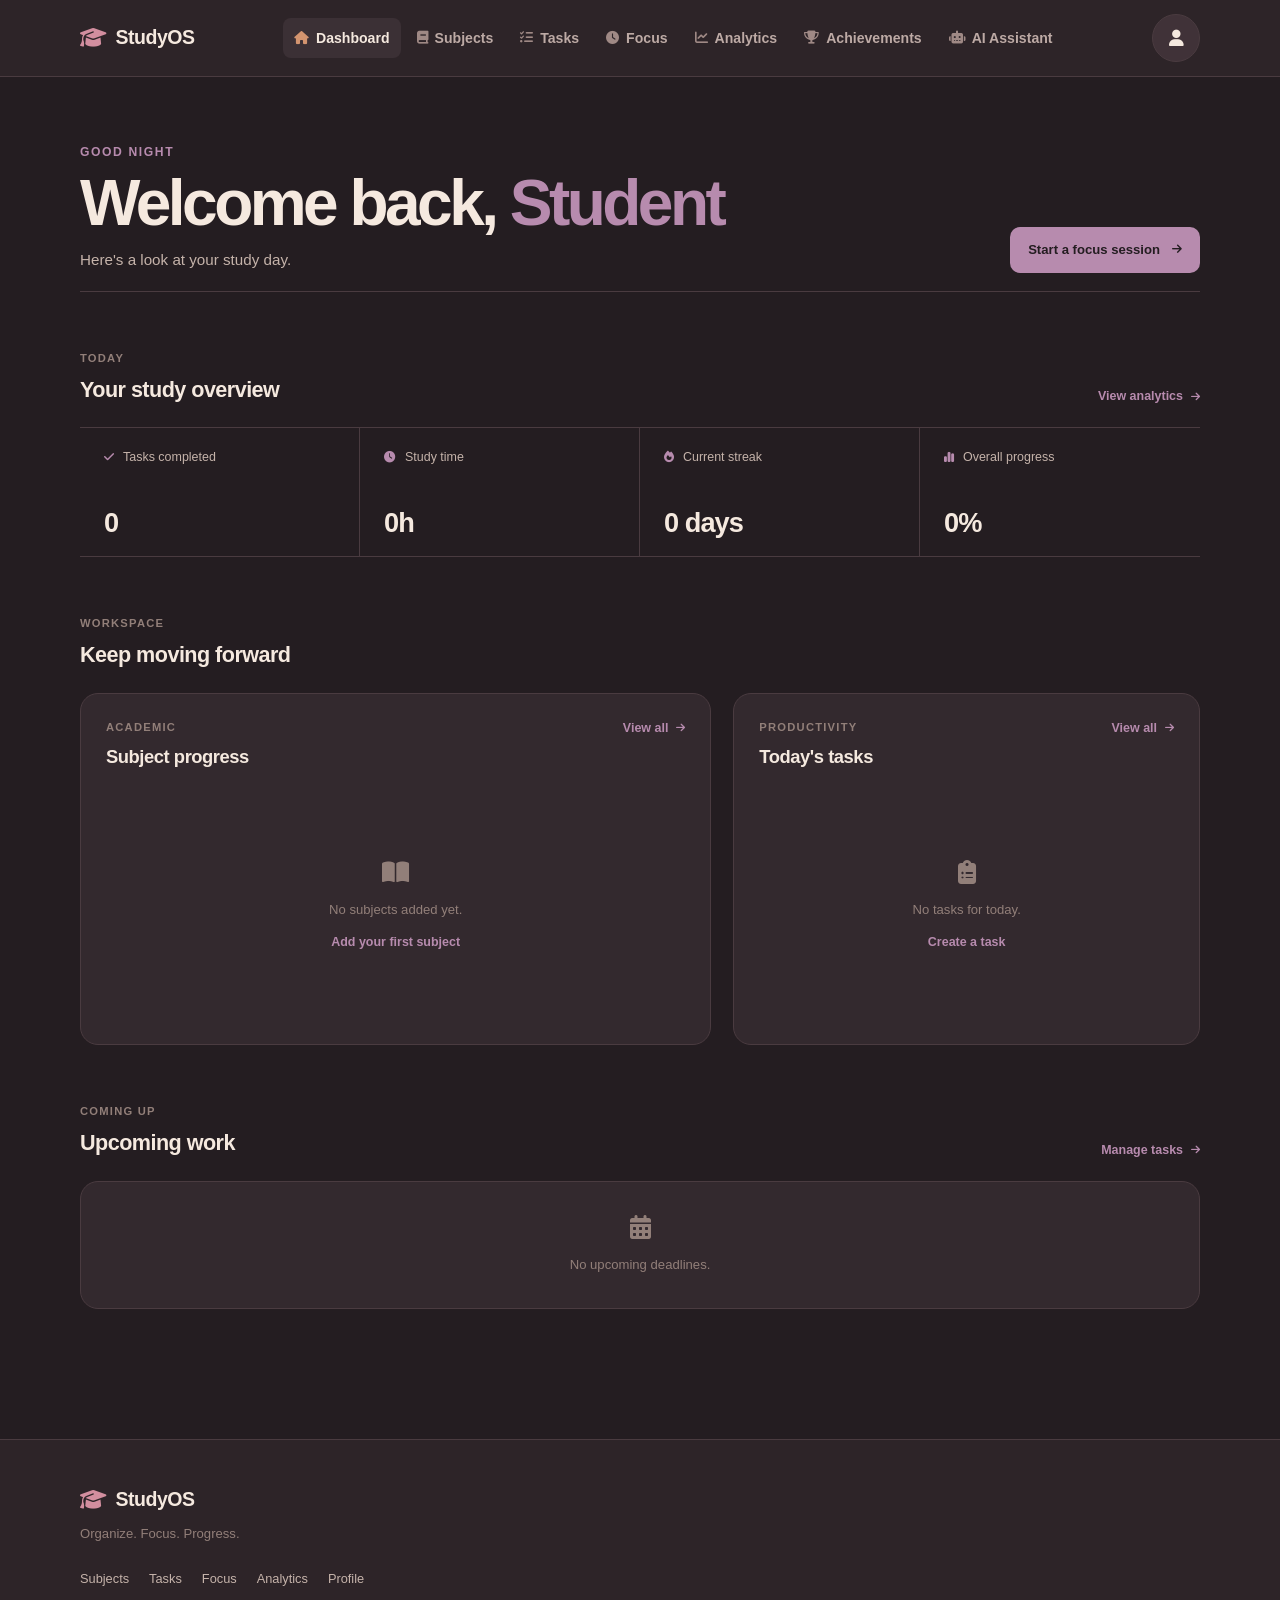
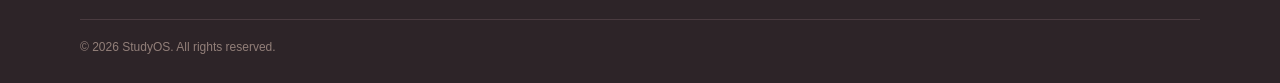
<file: index.html>
<!DOCTYPE html>
<html lang="en">

<head>
    <meta charset="UTF-8">
    <meta name="viewport" content="width=device-width, initial-scale=1.0">
    <meta name="description" content="StudyOS - A student academic management and productivity platform">
    <title>StudyOS | Dashboard</title>

    <link
        rel="stylesheet"
        href="https://cdnjs.cloudflare.com/ajax/libs/font-awesome/6.7.2/css/all.min.css">

    <link rel="stylesheet" href="common.css">
    <link rel="stylesheet" href="dashboard.css">
</head>

<body>

    <header class="header">
        <div class="header-container">

            <button class="logo logo-menu-trigger" id="logo-menu-trigger" type="button">
                <i class="fa-solid fa-graduation-cap"></i>
                <span>StudyOS</span>
            </button>

            <nav class="navbar">
                <a href="index.html" class="nav-link active">
                    <i class="fa-solid fa-house"></i>
                    <span>Dashboard</span>
                </a>

                <a href="subjects.html" class="nav-link">
                    <i class="fa-solid fa-book"></i>
                    <span>Subjects</span>
                </a>

                <a href="task.html" class="nav-link">
                    <i class="fa-solid fa-list-check"></i>
                    <span>Tasks</span>
                </a>

                <a href="focus.html" class="nav-link">
                    <i class="fa-solid fa-clock"></i>
                    <span>Focus</span>
                </a>

                <a href="analytics.html" class="nav-link">
                    <i class="fa-solid fa-chart-line"></i>
                    <span>Analytics</span>
                </a>

                <a href="achievements.html" class="nav-link">
                    <i class="fa-solid fa-trophy"></i>
                    <span>Achievements</span>
                </a>

                <a href="ai-assistant.html" class="nav-link">
                    <i class="fa-solid fa-robot"></i>
                    <span>AI Assistant</span>
                </a>
            </nav>

            <a href="profile.html" class="profile-link" aria-label="Open profile">
                <i class="fa-solid fa-user"></i>
            </a>

        </div>
    </header>

    <div class="logo-menu-overlay" id="logo-menu-overlay"></div>

    <aside class="logo-menu" id="logo-menu">
        <div class="logo-menu-header">
            <div>
                <span class="logo-menu-eyebrow">StudyOS</span>
                <h2>Navigate</h2>
            </div>

            <button
                class="logo-menu-close"
                id="logo-menu-close"
                type="button"
                aria-label="Close menu">
                <i class="fa-solid fa-xmark"></i>
            </button>
        </div>

        <nav class="logo-menu-links">
            <a href="index.html" class="logo-menu-link active">
                <span class="logo-menu-icon">
                    <i class="fa-solid fa-house"></i>
                </span>
                <span>
                    <strong>Dashboard</strong>
                    <small>Your study overview</small>
                </span>
                <i class="fa-solid fa-arrow-right"></i>
            </a>

            <a href="subjects.html" class="logo-menu-link">
                <span class="logo-menu-icon">
                    <i class="fa-solid fa-book"></i>
                </span>
                <span>
                    <strong>Subjects</strong>
                    <small>Manage your subjects</small>
                </span>
                <i class="fa-solid fa-arrow-right"></i>
            </a>

            <a href="task.html" class="logo-menu-link">
                <span class="logo-menu-icon">
                    <i class="fa-solid fa-list-check"></i>
                </span>
                <span>
                    <strong>Tasks</strong>
                    <small>Track your tasks</small>
                </span>
                <i class="fa-solid fa-arrow-right"></i>
            </a>

            <a href="focus.html" class="logo-menu-link">
                <span class="logo-menu-icon">
                    <i class="fa-solid fa-clock"></i>
                </span>
                <span>
                    <strong>Focus</strong>
                    <small>Start a focus session</small>
                </span>
                <i class="fa-solid fa-arrow-right"></i>
            </a>

            <a href="analytics.html" class="logo-menu-link">
                <span class="logo-menu-icon">
                    <i class="fa-solid fa-chart-line"></i>
                </span>
                <span>
                    <strong>Analytics</strong>
                    <small>View your progress</small>
                </span>
                <i class="fa-solid fa-arrow-right"></i>
            </a>

            <a href="achievements.html" class="logo-menu-link">
                <span class="logo-menu-icon">
                    <i class="fa-solid fa-trophy"></i>
                </span>
                <span>
                    <strong>Achievements</strong>
                    <small>See your milestones</small>
                </span>
                <i class="fa-solid fa-arrow-right"></i>
            </a>

            <a href="ai-assistant.html" class="logo-menu-link">
                <span class="logo-menu-icon">
                    <i class="fa-solid fa-robot"></i>
                </span>
                <span>
                    <strong>AI Assistant</strong>
                    <small>Get study assistance</small>
                </span>
                <i class="fa-solid fa-arrow-right"></i>
            </a>

            <a href="profile.html" class="logo-menu-link">
                <span class="logo-menu-icon">
                    <i class="fa-solid fa-user"></i>
                </span>
                <span>
                    <strong>Profile</strong>
                    <small>Manage your account</small>
                </span>
                <i class="fa-solid fa-arrow-right"></i>
            </a>
        </nav>
    </aside>

    <main class="dashboard">
        <div class="dashboard-container">

            <section class="dashboard-intro">
                <div class="intro-copy">
                    <p class="greeting-label" id="greeting">Good Morning</p>

                    <h1>
                        Welcome back,
                        <span id="student-name">Student</span>
                    </h1>

                    <p class="greeting-subtitle">
                        Here's a look at your study day.
                    </p>
                </div>

                <a href="focus.html" class="intro-action">
                    <span>Start a focus session</span>
                    <i class="fa-solid fa-arrow-right"></i>
                </a>
            </section>

            <section class="today-section">
                <div class="section-heading">
                    <div>
                        <span class="section-kicker">Today</span>
                        <h2>Your study overview</h2>
                    </div>

                    <a href="analytics.html" class="text-link">
                        View analytics
                        <i class="fa-solid fa-arrow-right"></i>
                    </a>
                </div>

                <div class="overview-grid">

                    <article class="overview-item">
                        <div class="overview-label">
                            <i class="fa-solid fa-check"></i>
                            <span>Tasks completed</span>
                        </div>
                        <b id="completed-task">0</b>
                    </article>

                    <article class="overview-item">
                        <div class="overview-label">
                            <i class="fa-solid fa-clock"></i>
                            <span>Study time</span>
                        </div>
                        <b id="study-hours">0h</b>
                    </article>

                    <article class="overview-item">
                        <div class="overview-label">
                            <i class="fa-solid fa-fire"></i>
                            <span>Current streak</span>
                        </div>
                        <b id="study-streak">0 days</b>
                    </article>

                    <article class="overview-item">
                        <div class="overview-label">
                            <i class="fa-solid fa-chart-simple"></i>
                            <span>Overall progress</span>
                        </div>
                        <b id="overall-progress">0%</b>
                    </article>

                </div>
            </section>

            <section class="workspace-section">
                <div class="section-heading">
                    <div>
                        <span class="section-kicker">Workspace</span>
                        <h2>Keep moving forward</h2>
                    </div>
                </div>

                <div class="workspace-grid">

                    <article class="workspace-card subjects-card">
                        <div class="card-header">
                            <div>
                                <span class="card-kicker">Academic</span>
                                <h3>Subject progress</h3>
                            </div>

                            <a href="subjects.html" class="text-link">
                                View all
                                <i class="fa-solid fa-arrow-right"></i>
                            </a>
                        </div>

                        <div class="subject-list" id="subject-progress-list">
                            <div class="empty-state">
                                <i class="fa-solid fa-book-open"></i>
                                <p>No subjects added yet.</p>
                                <a href="subjects.html">Add your first subject</a>
                            </div>
                        </div>
                    </article>

                    <article class="workspace-card tasks-card">
                        <div class="card-header">
                            <div>
                                <span class="card-kicker">Productivity</span>
                                <h3>Today's tasks</h3>
                            </div>

                            <a href="task.html" class="text-link">
                                View all
                                <i class="fa-solid fa-arrow-right"></i>
                            </a>
                        </div>

                        <div class="task-list" id="today-task-list">
                            <div class="empty-state">
                                <i class="fa-solid fa-clipboard-list"></i>
                                <p>No tasks for today.</p>
                                <a href="task.html">Create a task</a>
                            </div>
                        </div>
                    </article>

                </div>
            </section>

            <section class="upcoming-section">
                <div class="section-heading">
                    <div>
                        <span class="section-kicker">Coming up</span>
                        <h2>Upcoming work</h2>
                    </div>

                    <a href="task.html" class="text-link">
                        Manage tasks
                        <i class="fa-solid fa-arrow-right"></i>
                    </a>
                </div>

                <div class="upcoming-card">
                    <div class="upcoming-list" id="upcoming-list">
                        <div class="empty-state">
                            <i class="fa-solid fa-calendar-days"></i>
                            <p>No upcoming deadlines.</p>
                        </div>
                    </div>
                </div>
            </section>

        </div>
    </main>

    <footer class="footer">
        <div class="footer-container">

            <div class="footer-brand">
                <a href="index.html" class="logo">
                    <i class="fa-solid fa-graduation-cap"></i>
                    <span>StudyOS</span>
                </a>

                <p>Organize. Focus. Progress.</p>
            </div>

            <div class="footer-links">
                <a href="subjects.html">Subjects</a>
                <a href="task.html">Tasks</a>
                <a href="focus.html">Focus</a>
                <a href="analytics.html">Analytics</a>
                <a href="profile.html">Profile</a>
            </div>

            <div class="footer-bottom">
                <p>&copy; 2026 StudyOS. All rights reserved.</p>
            </div>

        </div>
    </footer>

    <script src="common.js"></script>

</body>
</html>
</file>
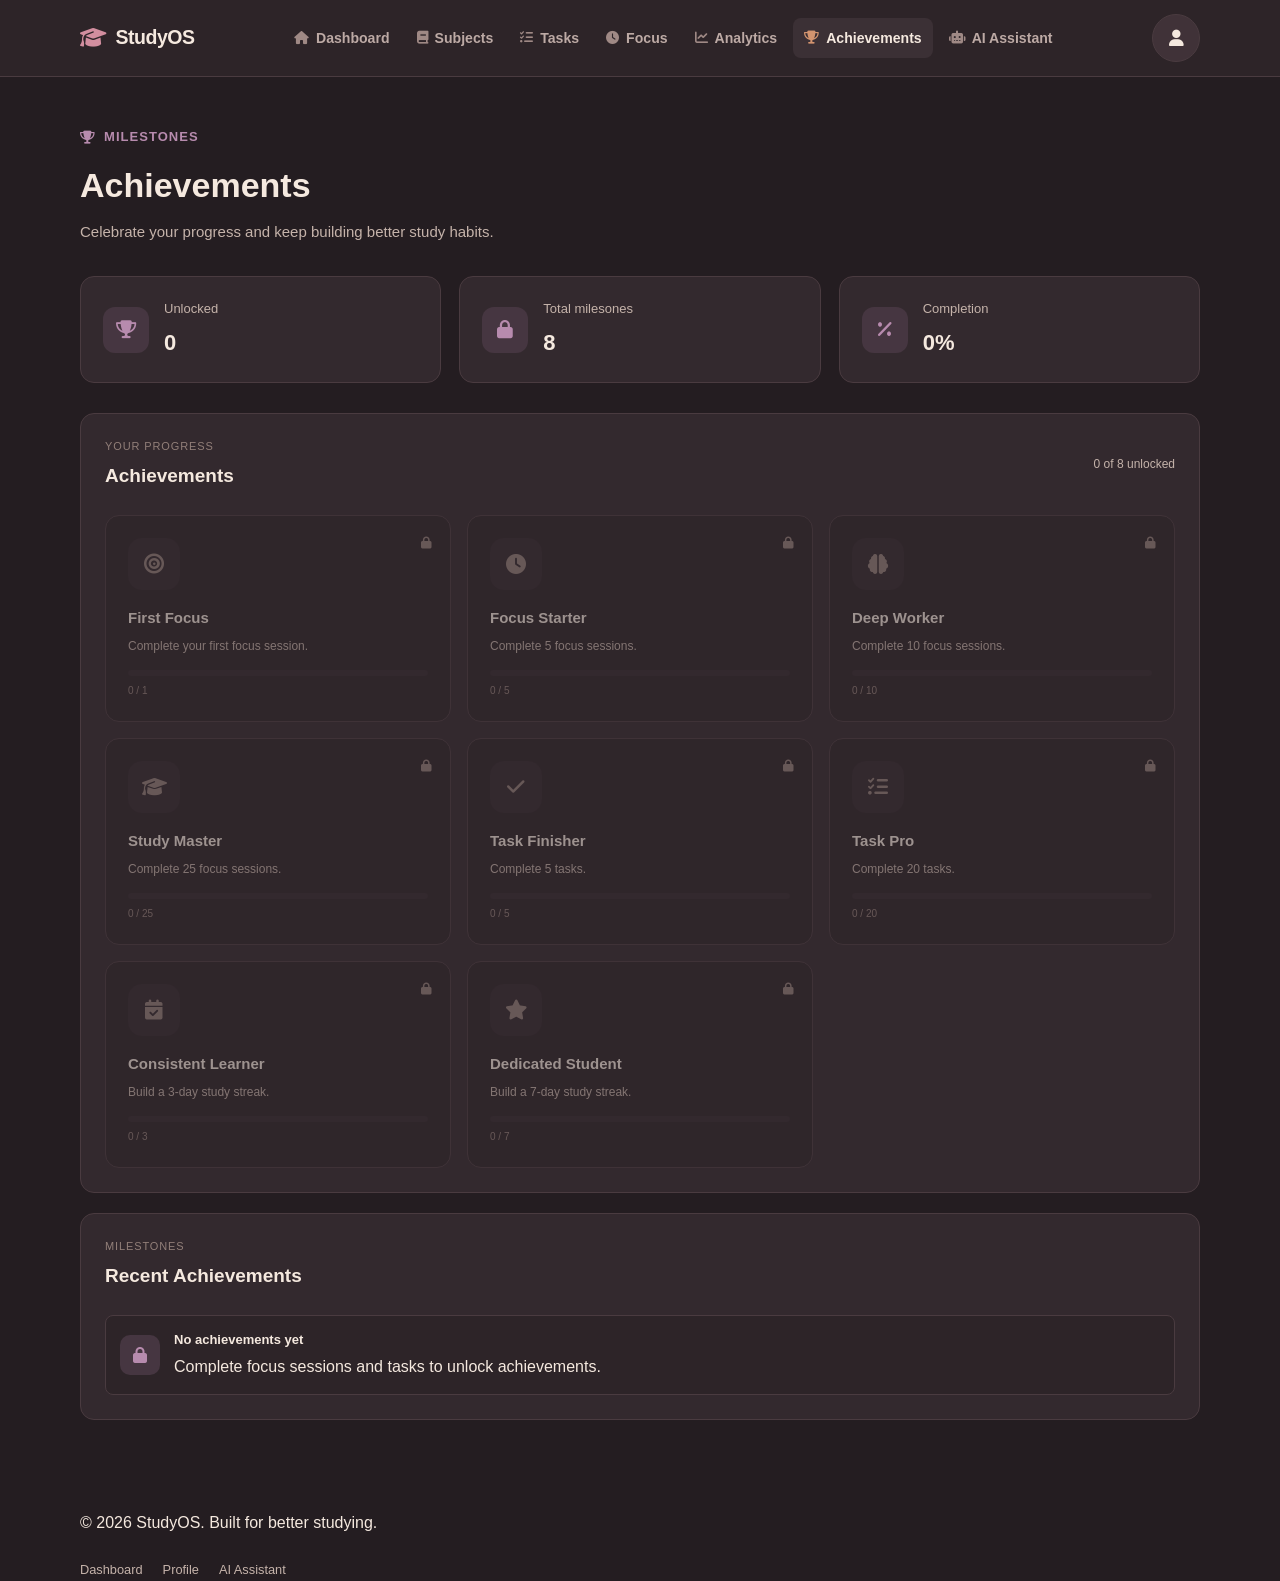
<file: achievements.html>
<!DOCTYPE html>
<html lang="en">
<head>
    <meta charset="UTF-8">
    <meta name="viewport" content="width=device-width, initial-scale=1.0">
    <title>Achievements — StudyOS</title>

    <link
        rel="stylesheet"
        href="https://cdnjs.cloudflare.com/ajax/libs/font-awesome/6.7.2/css/all.min.css"
    >

    <link rel="stylesheet" href="common.css">
    <link rel="stylesheet" href="achievements.css">
</head>

<body>
 <header class="header"> <!--Header-->
        <div class="header-container">
            <!-- Logo -->
            <a
                href="index.html"
                class="logo"
            >
                <i class="fa-solid fa-graduation-cap"></i>
                <span>
                    StudyOS
                </span>
            </a>
            <!-- Navigation -->
            <nav class="navbar">
                <a
                    href="index.html"
                    class="nav-link"
                    data-tooltip="Dashboard"
                >
                    <i class="fa-solid fa-house"></i>
                    <span>
                        Dashboard
                    </span>
                </a>
                <a
                    href="subjects.html"
                    class="nav-link"
                    data-tooltip="Subjects"
                >
                    <i class="fa-solid fa-book"></i>
                    <span>
                        Subjects
                    </span>
                </a>
                <a
                    href="task.html"
                    class="nav-link"
                    data-tooltip="Tasks"
                >
                    <i class="fa-solid fa-list-check"></i>
                    <span>
                        Tasks
                    </span>
                </a>
                <a
                    href="focus.html"
                    class="nav-link"
                    data-tooltip="Focus"
                >
                    <i class="fa-solid fa-clock"></i>
                    <span>
                        Focus
                    </span>
                </a>
                <a
                    href="analytics.html"
                    class="nav-link"
                    data-tooltip="Analytics"
                >
                    <i class="fa-solid fa-chart-line"></i>
                    <span>
                        Analytics
                    </span>
                </a>
                <a
                    href="achievements.html"
                    class="nav-link active "
                    data-tooltip="Achievements"
                >
                    <i class="fa-solid fa-trophy"></i>
                    <span>
                        Achievements
                    </span>
                </a>
                <a
                    href="ai-assistant.html"
                    class="nav-link"
                    data-tooltip="AI Assistant"
                >
                    <i class="fa-solid fa-robot"></i>
                    <span>
                        AI Assistant
                    </span>
                </a>
            </nav>
            <!-- Profile -->
            <a
                href="profile.html"
                class="profile-link"
                title="Profile"
            >
                <i class="fa-solid fa-user"></i>
            </a>
        </div>
    </header>

    <main class="achievements-page">
        <div class="container">

            <section class="page-header">
                <div>
                    <p class="page-label">
                        <i class="fa-solid fa-trophy"></i>
                        Milestones
                    </p>

                    <h1>Achievements</h1>

                    <p>
                        Celebrate your progress and keep building better study habits.
                    </p>
                </div>
            </section>

            <section class="achievement-summary">
                <div class="summary-card">
                    <div class="summary-icon">
                        <i class="fa-solid fa-trophy"></i>
                    </div>

                    <div>
                        <span>Unlocked</span>
                        <strong id="unlocked-count">0</strong>
                    </div>
                </div>

                <div class="summary-card">
                    <div class="summary-icon">
                        <i class="fa-solid fa-lock"></i>
                    </div>

                    <div>
                        <span>Total milesones</span>
                        <strong id="remaining-count">0</strong>
                    </div>
                </div>

                <div class="summary-card">
                    <div class="summary-icon">
                        <i class="fa-solid fa-percent"></i>
                    </div>

                    <div>
                        <span>Completion</span>
                        <strong id="achievement-progress">0%</strong>
                    </div>
                </div>
            </section>

            <section class="achievement-section">
                <div class="section-header">
                    <div>
                        <span class="section-label">Your Progress</span>
                        <h2>Achievements</h2>
                    </div>

                    <span class="achievement-total" id="achievement-total">
                        0 achievements
                    </span>
                </div>

                <div class="achievements-grid" id="achievements-grid"></div>

                <div class="empty-state" id="achievements-empty-state">
                    <div class="empty-icon">
                        <i class="fa-solid fa-trophy"></i>
                    </div>

                    <h3>No achievements yet</h3>

                    <p>
                        Complete tasks and focus sessions to unlock your first achievement.
                    </p>
                </div>
            </section>

            <section class="achievement-section recent-section">
                <div class="section-header">
                    <div>
                        <span class="section-label">Milestones</span>
                        <h2>Recent Achievements</h2>
                    </div>
                </div>

                <div class="recent-achievements" id="recent-achievements">
                    <div class="recent-empty">
                        <i class="fa-solid fa-medal"></i>
                        <p>Your recently unlocked achievements will appear here.</p>
                    </div>
                </div>
            </section>

        </div>
    </main>

    <footer class="site-footer">
        <div class="container footer-inner">
            <p>&copy; 2026 StudyOS. Built for better studying.</p>

            <div class="footer-links">
                <a href="index.html">Dashboard</a>
                <a href="profile.html">Profile</a>
                <a href="ai-assistant.html">AI Assistant</a>
            </div>
        </div>
    </footer>

    <script src="common.js"></script>
    <script src="achievements.js"></script>
</body>
</html>
</file>
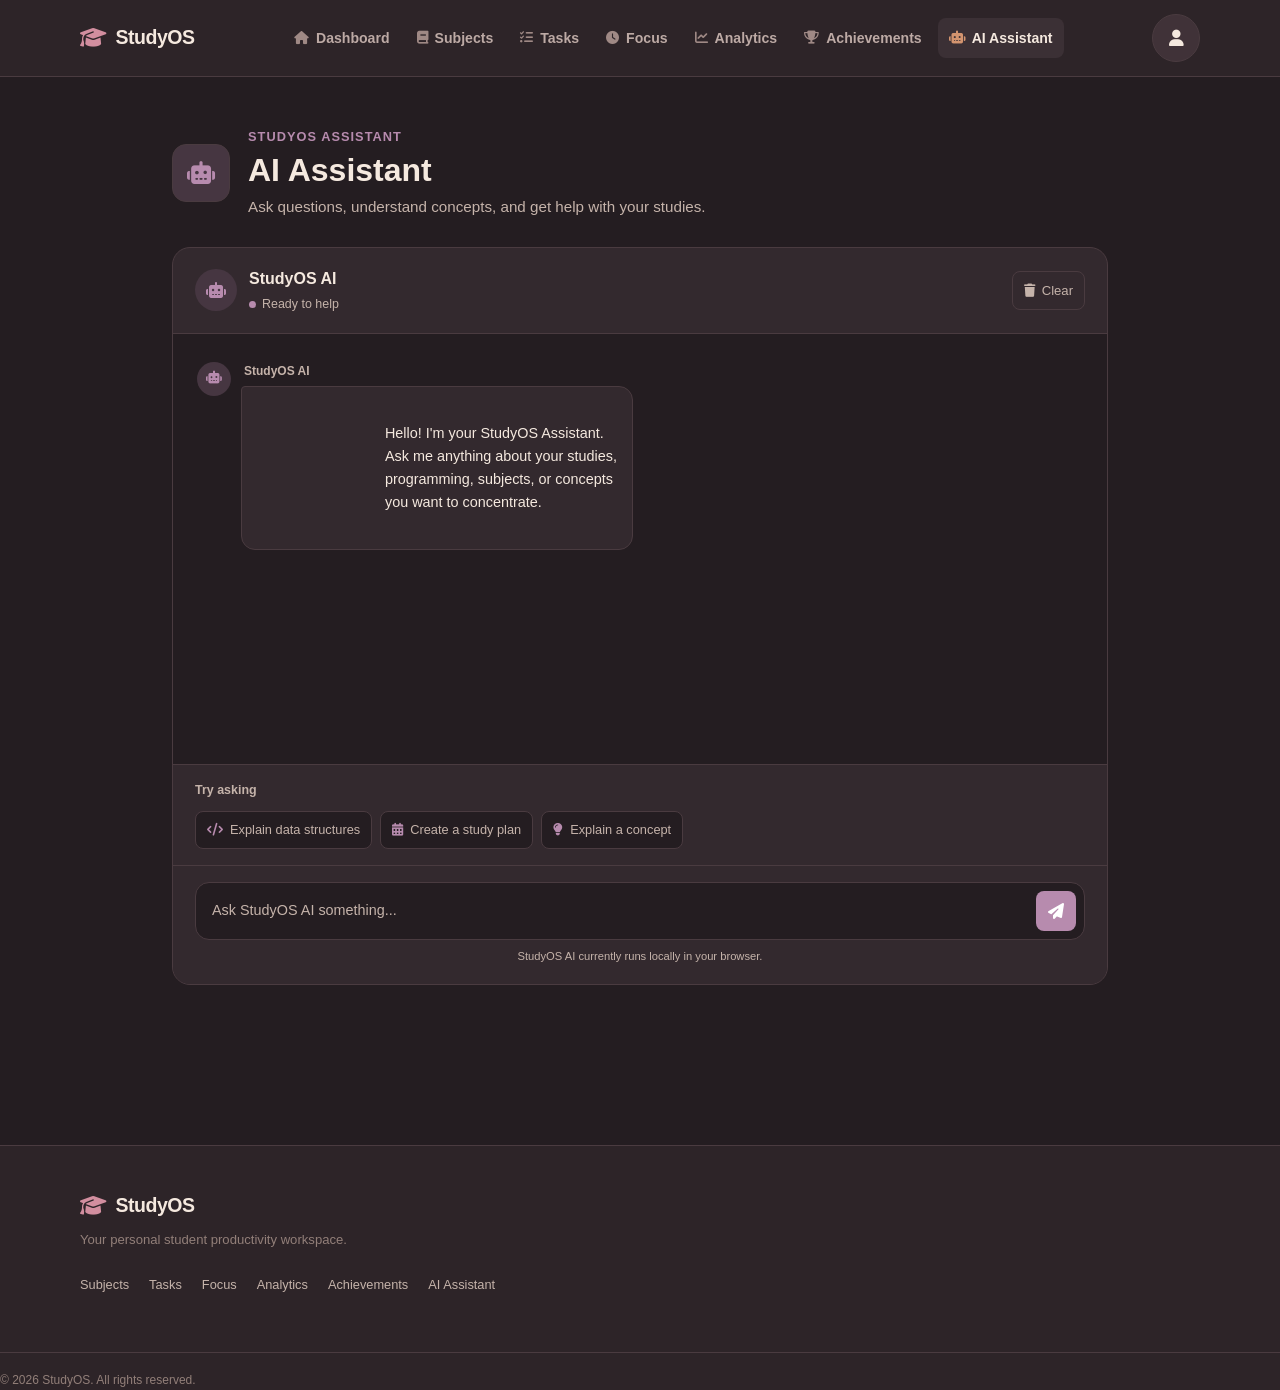
<file: ai-assistant.html>
<!DOCTYPE html>
<html lang="en">
<head>
    <meta charset="UTF-8">
    <meta name="viewport" content="width=device-width, initial-scale=1.0">

    <title>AI Assistant — StudyOS</title>

    <link
        rel="stylesheet"
        href="https://cdnjs.cloudflare.com/ajax/libs/font-awesome/6.5.2/css/all.min.css"
    >

    <link rel="stylesheet" href="common.css">
    <link rel="stylesheet" href="ai-assistant.css">
</head>

<body>

    <header class="header">
        <div class="header-container">

            <a href="index.html" class="logo">
                <i class="fa-solid fa-graduation-cap"></i>
                <span>StudyOS</span>
            </a>

            <nav class="navbar">
                <a
                    href="index.html"
                    class="nav-link"
                    data-tooltip="Dashboard"
                >
                    <i class="fa-solid fa-house"></i>
                    <span>Dashboard</span>
                </a>

                <a
                    href="subjects.html"
                    class="nav-link"
                    data-tooltip="Subjects"
                >
                    <i class="fa-solid fa-book"></i>
                    <span>Subjects</span>
                </a>

                <a
                    href="task.html"
                    class="nav-link"
                    data-tooltip="Tasks"
                >
                    <i class="fa-solid fa-list-check"></i>
                    <span>Tasks</span>
                </a>

                <a
                    href="focus.html"
                    class="nav-link"
                    data-tooltip="Focus"
                >
                    <i class="fa-solid fa-clock"></i>
                    <span>Focus</span>
                </a>

                <a
                    href="analytics.html"
                    class="nav-link"
                    data-tooltip="Analytics"
                >
                    <i class="fa-solid fa-chart-line"></i>
                    <span>Analytics</span>
                </a>

                <a
                    href="achievements.html"
                    class="nav-link"
                    data-tooltip="Achievements"
                >
                    <i class="fa-solid fa-trophy"></i>
                    <span>Achievements</span>
                </a>

                <a
                    href="ai-assistant.html"
                    class="nav-link active"
                    data-tooltip="AI Assistant"
                >
                    <i class="fa-solid fa-robot"></i>
                    <span>AI Assistant</span>
                </a>
            </nav>

            <a
                href="profile.html"
                class="profile-link"
                data-tooltip="Profile"
            >
                <i class="fa-solid fa-user"></i>
            </a>

        </div>
    </header>

    <main class="ai-page">

        <div class="ai-container">

            <section class="ai-header">

                <div class="ai-header-icon">
                    <i class="fa-solid fa-robot"></i>
                </div>

                <div>
                    <span class="eyebrow">StudyOS Assistant</span>
                    <h1>AI Assistant</h1>
                    <p>
                        Ask questions, understand concepts, and get help
                        with your studies.
                    </p>
                </div>

            </section>

            <section class="chat-card">

                <div class="chat-header">

                    <div class="assistant-info">

                        <div class="assistant-avatar">
                            <i class="fa-solid fa-robot"></i>
                        </div>

                        <div>
                            <h2>StudyOS AI</h2>

                            <span class="assistant-status">
                                <span class="status-dot"></span>
                                Ready to help
                            </span>
                        </div>

                    </div>

                    <button
                        type="button"
                        class="clear-chat"
                        id="clear-chat"
                        title="Clear conversation"
                    >
                        <i class="fa-solid fa-trash"></i>
                        <span>Clear</span>
                    </button>

                </div>

                <div
                    class="chat-messages"
                    id="chat-messages"
                    aria-live="polite"
                >

                    <div class="message assistant-message">

                        <div class="message-avatar">
                            <i class="fa-solid fa-robot"></i>
                        </div>

                        <div class="message-content">
                            <span class="message-name">StudyOS AI</span>

                            <div class="message-bubble">
                                Hello! I'm your StudyOS Assistant.
                                Ask me anything about your studies,
                                programming, subjects, or concepts 
                                you want to concentrate.
                            </div>
                        </div>

                    </div>

                </div>

                <div class="suggestions">

                    <span class="suggestions-title">
                        Try asking
                    </span>

                    <div class="suggestion-list">

                        <button
                            type="button"
                            class="suggestion-btn"
                            data-question="Explain data structures"
                        >
                            <i class="fa-solid fa-code"></i>
                            Explain data structures
                        </button>

                        <button
                            type="button"
                            class="suggestion-btn"
                            data-question="Create a study plan"
                        >
                            <i class="fa-solid fa-calendar-days"></i>
                            Create a study plan
                        </button>

                        <button
                            type="button"
                            class="suggestion-btn"
                            data-question="Explain a concept"
                        >
                            <i class="fa-solid fa-lightbulb"></i>
                            Explain a concept
                        </button>

                    </div>

                </div>

                <form
                    class="chat-form"
                    id="chat-form"
                >

                    <div class="input-wrapper">

                        <textarea
                            id="chat-input"
                            name="message"
                            rows="1"
                            placeholder="Ask StudyOS AI something..."
                            aria-label="Ask StudyOS AI"
                            autocomplete="off"
                        ></textarea>

                        <button
                            type="submit"
                            id="send-message"
                            class="send-button"
                            title="Send message"
                        >
                            <i class="fa-solid fa-paper-plane"></i>
                        </button>

                    </div>

                    <p class="input-note">
                        StudyOS AI currently runs locally in your browser.
                    </p>

                </form>

            </section>

        </div>

    </main>

    <footer class="footer">

        <div class="footer-container">

            <div class="footer-brand">
                <a href="index.html" class="logo">
                    <i class="fa-solid fa-graduation-cap"></i>
                    <span>StudyOS</span>
                </a>

                <p>
                    Your personal student productivity workspace.
                </p>
            </div>

            <div class="footer-links">

                <a href="subjects.html">Subjects</a>
                <a href="task.html">Tasks</a>
                <a href="focus.html">Focus</a>
                <a href="analytics.html">Analytics</a>
                <a href="achievements.html">Achievements</a>
                <a href="ai-assistant.html">AI Assistant</a>

            </div>

        </div>

        <div class="footer-bottom">
            <p>&copy; 2026 StudyOS. All rights reserved.</p>
        </div>

    </footer>

    <script src="common.js"></script>
    <script src="ai-assistant.js"></script>

</body>
</html>
</file>
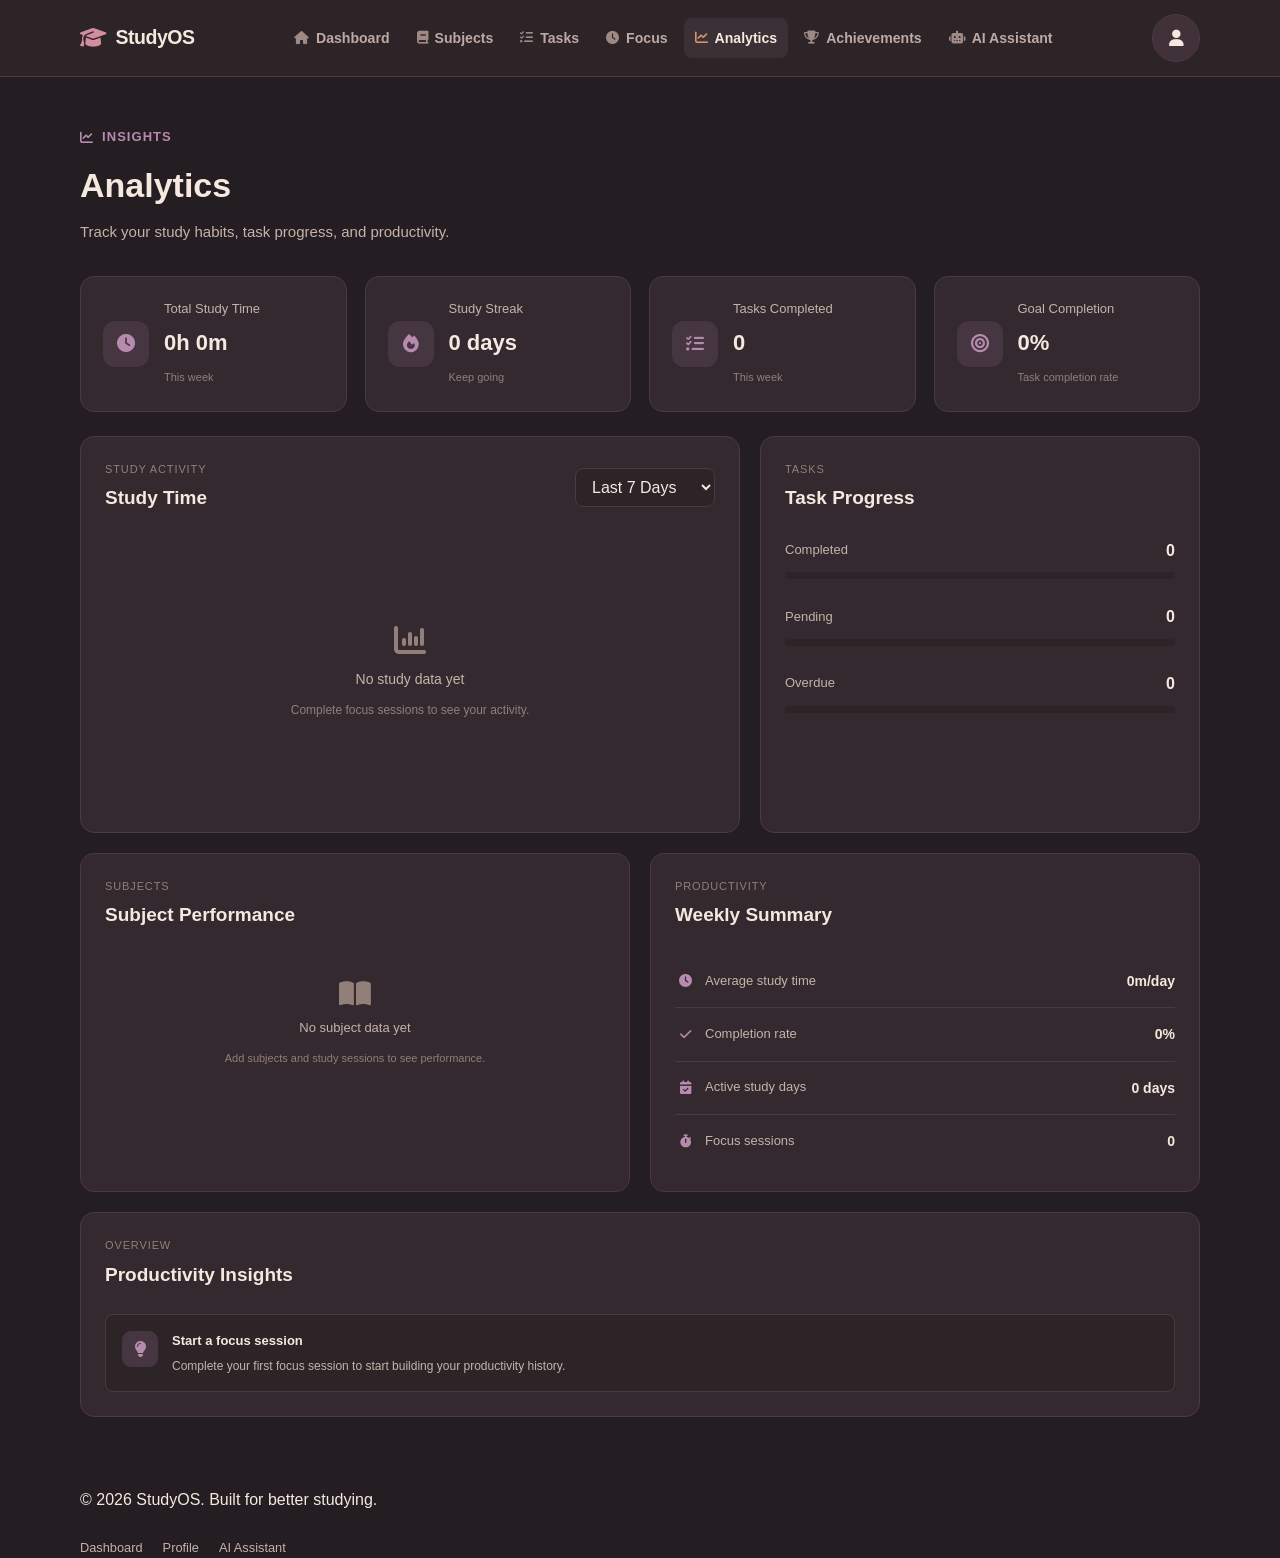
<file: analytics.html>
<!DOCTYPE html>
<html lang="en">
<head>
    <meta charset="UTF-8">
    <meta name="viewport" content="width=device-width, initial-scale=1.0">
    <title>Analytics — StudyOS</title>

    <link
        rel="stylesheet"
        href="https://cdnjs.cloudflare.com/ajax/libs/font-awesome/6.7.2/css/all.min.css"
    >

    <link rel="stylesheet" href="common.css">
    <link rel="stylesheet" href="analytics.css">
</head>

<body>
    <header class="header"> <!--Header-->
        <div class="header-container">
            <!-- Logo -->
            <a
                href="index.html"
                class="logo"
            >
                <i class="fa-solid fa-graduation-cap"></i>
                <span>
                    StudyOS
                </span>
            </a>
            <!-- Navigation -->
            <nav class="navbar">
                <a
                    href="index.html"
                    class="nav-link"
                    data-tooltip="Dashboard"
                >
                    <i class="fa-solid fa-house"></i>
                    <span>
                        Dashboard
                    </span>
                </a>
                <a
                    href="subjects.html"
                    class="nav-link"
                    data-tooltip="Subjects"
                >
                    <i class="fa-solid fa-book"></i>
                    <span>
                        Subjects
                    </span>
                </a>
                <a
                    href="task.html"
                    class="nav-link"
                    data-tooltip="Tasks"
                >
                    <i class="fa-solid fa-list-check"></i>
                    <span>
                        Tasks
                    </span>
                </a>
                <a
                    href="focus.html"
                    class="nav-link"
                    data-tooltip="Focus"
                >
                    <i class="fa-solid fa-clock"></i>
                    <span>
                        Focus
                    </span>
                </a>
                <a
                    href="analytics.html"
                    class="nav-link active"
                    data-tooltip="Analytics"
                >
                    <i class="fa-solid fa-chart-line"></i>
                    <span>
                        Analytics
                    </span>
                </a>
                <a
                    href="achievements.html"
                    class="nav-link"
                    data-tooltip="Achievements"
                >
                    <i class="fa-solid fa-trophy"></i>
                    <span>
                        Achievements
                    </span>
                </a>
                <a
                    href="ai-assistant.html"
                    class="nav-link"
                    data-tooltip="AI Assistant"
                >
                    <i class="fa-solid fa-robot"></i>
                    <span>
                        AI Assistant
                    </span>
                </a>
            </nav>
            <!-- Profile -->
            <a
                href="profile.html"
                class="profile-link"
                title="Profile"
            >
                <i class="fa-solid fa-user"></i>
            </a>
        </div>
    </header>

    <main class="analytics-page">
        <div class="container">

            <section class="page-header">
                <div>
                    <p class="page-label">
                        <i class="fa-solid fa-chart-line"></i>
                        Insights
                    </p>

                    <h1>Analytics</h1>

                    <p>
                        Track your study habits, task progress, and productivity.
                    </p>
                </div>
            </section>

            <section class="analytics-overview">

                <div class="analytics-card">
                    <div class="card-icon">
                        <i class="fa-solid fa-clock"></i>
                    </div>

                    <div class="card-content">
                        <span>Total Study Time</span>
                        <strong id="total-study-time">0h 0m</strong>
                        <small>This week</small>
                    </div>
                </div>

                <div class="analytics-card">
                    <div class="card-icon">
                        <i class="fa-solid fa-fire"></i>
                    </div>

                    <div class="card-content">
                        <span>Study Streak</span>
                        <strong id="analytics-streak">0 days</strong>
                        <small>Keep going</small>
                    </div>
                </div>

                <div class="analytics-card">
                    <div class="card-icon">
                        <i class="fa-solid fa-list-check"></i>
                    </div>

                    <div class="card-content">
                        <span>Tasks Completed</span>
                        <strong id="analytics-tasks-completed">0</strong>
                        <small>This week</small>
                    </div>
                </div>

                <div class="analytics-card">
                    <div class="card-icon">
                        <i class="fa-solid fa-bullseye"></i>
                    </div>

                    <div class="card-content">
                        <span>Goal Completion</span>
                        <strong id="goal-completion">0%</strong>
                        <small>Task completion rate</small>
                    </div>
                </div>

            </section>

            <section class="analytics-grid">

                <div class="analytics-panel study-chart-panel">
                    <div class="panel-header">
                        <div>
                            <span class="panel-label">Study Activity</span>
                            <h2>Study Time</h2>
                        </div>

                        <select id="study-period">
                            <option value="7">Last 7 Days</option>
                            <option value="14">Last 14 Days</option>
                            <option value="30">Last 30 Days</option>
                        </select>
                    </div>

                    <div class="study-chart" id="study-chart">
                        <div class="chart-empty" id="chart-empty">
                            <i class="fa-solid fa-chart-column"></i>
                            <p>No study data yet</p>
                            <span>Complete focus sessions to see your activity.</span>
                        </div>
                    </div>
                </div>

                <div class="analytics-panel">
                    <div class="panel-header">
                        <div>
                            <span class="panel-label">Tasks</span>
                            <h2>Task Progress</h2>
                        </div>
                    </div>

                    <div class="task-progress">

                        <div class="progress-row">
                            <div class="progress-info">
                                <span>Completed</span>
                                <b id="completed-task-count">0</b>
                            </div>

                            <div class="analytics-progress-bar">
                                <div
                                    class="analytics-progress-fill completed"
                                    id="completed-task-progress"
                                ></div>
                            </div>
                        </div>

                        <div class="progress-row">
                            <div class="progress-info">
                                <span>Pending</span>
                                <b id="pending-task-count">0</b>
                            </div>
                            <div class="analytics-progress-bar">
                                <div
                                    class="analytics-progress-fill pending"
                                    id="pending-task-progress"
                                ></div>
                            </div>
                        </div>
                        <div class="progress-row">
                            <div class="progress-info">
                                <span>Overdue</span>
                                <b id="overdue-task-count">0</b>
                            </div>
                            <div class="analytics-progress-bar">
                                <div
                                    class="analytics-progress-fill overdue"
                                    id="overdue-task-progress"
                                ></div>
                            </div>
                        </div>
                    </div>
                </div>
            </section>
            <section class="analytics-grid secondary-grid">
                <div class="analytics-panel">
                    <div class="panel-header">
                        <div>
                            <span class="panel-label">Subjects</span>
                            <h2>Subject Performance</h2>
                        </div>
                    </div>
                    <div
                        class="subject-performance"
                        id="subject-performance"
                    >
                        <div class="chart-empty" id="subject-empty">
                            <i class="fa-solid fa-book-open"></i>
                            <p>No subject data yet</p>
                            <span>Add subjects and study sessions to see performance.</span>
                        </div>
                    </div>
                </div>
                <div class="analytics-panel">
                    <div class="panel-header">
                        <div>
                            <span class="panel-label">Productivity</span>
                            <h2>Weekly Summary</h2>
                        </div>
                    </div>
                    <div class="weekly-summary">
                        <div class="summary-item">
                            <span>
                                <i class="fa-solid fa-clock"></i>
                                Average study time
                            </span>
                            <strong id="average-study-time">0m/day</strong>
                        </div>
                        <div class="summary-item">
                            <span>
                                <i class="fa-solid fa-check"></i>
                                Completion rate
                            </span>
                            <strong id="weekly-completion-rate">0%</strong>
                        </div>
                        <div class="summary-item">
                            <span>
                                <i class="fa-solid fa-calendar-check"></i>
                                Active study days
                            </span>
                            <strong id="active-study-days">0 days</strong>
                        </div>
                        <div class="summary-item">
                            <span>
                                <i class="fa-solid fa-stopwatch"></i>
                                Focus sessions
                            </span>
                            <strong id="weekly-focus-sessions">0</strong>
                        </div>
                    </div>
                </div>
            </section>
            <section class="analytics-panel insights-panel">
                <div class="panel-header">
                    <div>
                        <span class="panel-label">Overview</span>
                        <h2>Productivity Insights</h2>
                    </div>
                </div>
                <div class="insights-list" id="insights-list">
                    <div class="insight-item">
                        <div class="insight-icon">
                            <i class="fa-solid fa-lightbulb"></i>
                        </div>
                        <div>
                            <strong>Start studying to unlock insights</strong>
                            <p>
                                Your productivity patterns will appear here
                                as you complete tasks and focus sessions.
                            </p>
                        </div>
                    </div>
                </div>
            </section>
        </div>
    </main>
    <footer class="site-footer">
        <div class="container footer-inner">
            <p>&copy; 2026 StudyOS. Built for better studying.</p>
            <div class="footer-links">
                <a href="index.html">Dashboard</a>
                <a href="profile.html">Profile</a>
                <a href="ai-assistant.html">AI Assistant</a>
            </div>
        </div>
    </footer>
    <script src="common.js"></script>
    <script src="analytics.js"></script>
</body>
</html>
</file>
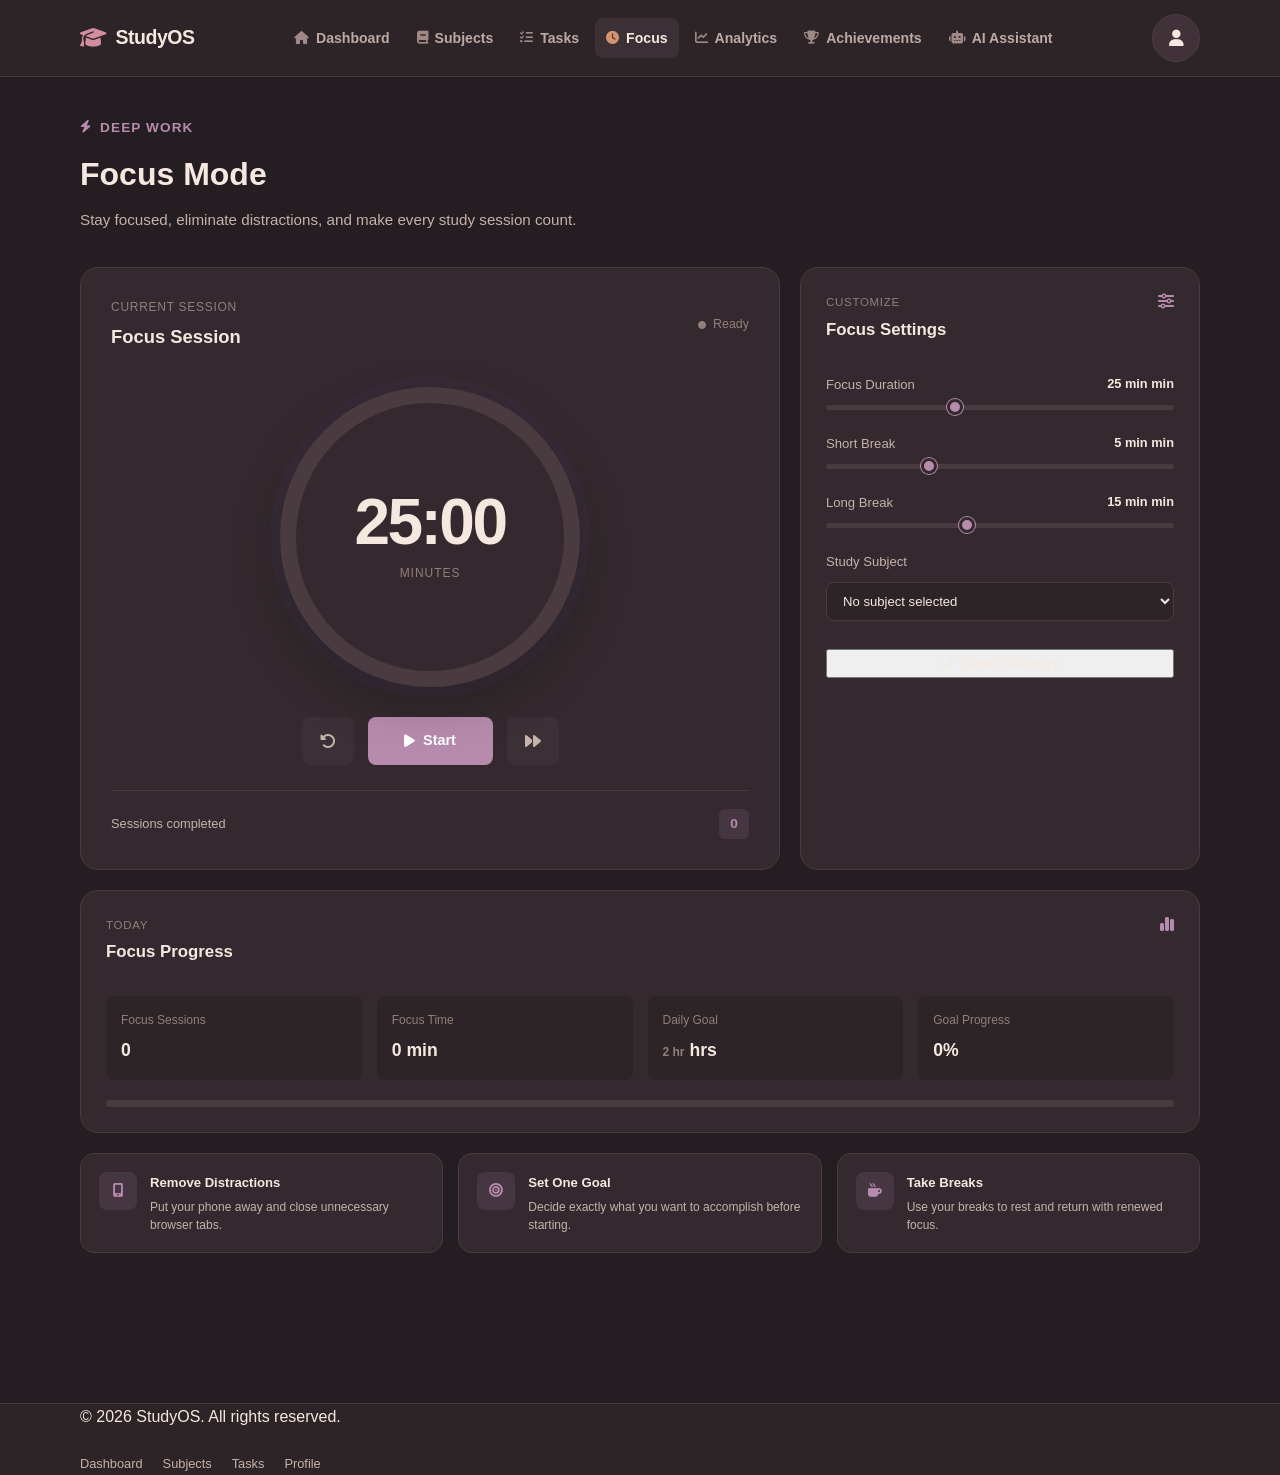
<file: focus.html>
<!DOCTYPE html>
<html lang="en">
<head>
    <meta charset="UTF-8">
    <meta name="viewport" content="width=device-width, initial-scale=1.0">
    <title>Focus | StudyOS</title>
    <!-- Font Awesome -->
    <link
        rel="stylesheet"
        href="https://cdnjs.cloudflare.com/ajax/libs/font-awesome/6.7.2/css/all.min.css"
    >
    <!-- Common CSS -->
    <link rel="stylesheet" href="common.css">
    <!-- Focus CSS -->
    <link rel="stylesheet" href="focus.css">
</head>
<body>
    <header class="header"> <!--Header-->
        <div class="header-container">
            <!-- Logo -->
            <a
                href="index.html"
                class="logo"
            >
                <i class="fa-solid fa-graduation-cap"></i>
                <span>
                    StudyOS
                </span>
            </a>
            <!-- Navigation -->
            <nav class="navbar">
                <a
                    href="index.html"
                    class="nav-link"
                    data-tooltip="Dashboard"
                >
                    <i class="fa-solid fa-house"></i>
                    <span>
                        Dashboard
                    </span>
                </a>
                <a
                    href="subjects.html"
                    class="nav-link"
                    data-tooltip="Subjects"
                >
                    <i class="fa-solid fa-book"></i>
                    <span>
                        Subjects
                    </span>
                </a>
                <a
                    href="task.html"
                    class="nav-link"
                    data-tooltip="Tasks"
                >
                    <i class="fa-solid fa-list-check"></i>
                    <span>
                        Tasks
                    </span>
                </a>
                <a
                    href="focus.html"
                    class="nav-link active"
                    data-tooltip="Focus"
                >
                    <i class="fa-solid fa-clock"></i>
                    <span>
                        Focus
                    </span>
                </a>
                <a
                    href="analytics.html"
                    class="nav-link"
                    data-tooltip="Analytics"
                >
                    <i class="fa-solid fa-chart-line"></i>
                    <span>
                        Analytics
                    </span>
                </a>
                <a
                    href="achievements.html"
                    class="nav-link"
                    data-tooltip="Achievements"
                >
                    <i class="fa-solid fa-trophy"></i>
                    <span>
                        Achievements
                    </span>
                </a>
                <a
                    href="ai-assistant.html"
                    class="nav-link"
                    data-tooltip="AI Assistant"
                >
                    <i class="fa-solid fa-robot"></i>
                    <span>
                        AI Assistant
                    </span>
                </a>
            </nav>
            <!-- Profile -->
            <a
                href="profile.html"
                class="profile-link"
                title="Profile"
            >
                <i class="fa-solid fa-user"></i>
            </a>
        </div>
    </header>
    <main class="focus-page"> <!--Main content-->
        <div class="container">
            <!-- PAGE HEADER -->
            <section class="page-header">
                <div class="page-heading">
                    <p class="page-label">
                        <i class="fa-solid fa-bolt"></i>
                        Deep Work
                    </p>
                    <h1>
                        Focus Mode
                    </h1>
                    <p class="page-description">
                        Stay focused, eliminate distractions,
                        and make every study session count.
                    </p>
                </div>
            </section>
            <section class="focus-grid"> <!--Focus-->
                <div class="focus-card timer-card"> <!--Timer Card-->
                    <div class="timer-header">
                        <div>
                            <span class="timer-label">
                                Current Session
                            </span>
                            <h2 id="timer-mode">
                                Focus
                            </h2>
                        </div>
                        <div class="session-indicator">
                            <i class="fa-solid fa-circle"></i>
                            <span id="session-status">
                                Ready
                            </span>
                        </div>
                    </div>
                    <!-- Timer -->
                    <div class="timer-container">
                        <div class="timer-ring">
                            <div class="timer-inner">
                                <span id="timer-display">
                                    25:00
                                </span>
                                <small>
                                    minutes
                                </small>
                            </div>
                        </div>
                    </div>
                    <!-- Timer Controls -->
                    <div class="timer-controls">
                        <button
                            type="button"
                            class="timer-btn secondary"
                            id="reset-timer"
                            title="Reset timer"
                        >
                            <i class="fa-solid fa-rotate-left"></i>
                        </button>
                        <button
                            type="button"
                            class="timer-btn primary"
                            id="start-timer"
                        >
                            <i class="fa-solid fa-play"></i>
                            <span>
                                Start
                            </span>
                        </button>
                        <button
                            type="button"
                            class="timer-btn secondary"
                            id="skip-timer"
                            title="Skip session"
                        >
                            <i class="fa-solid fa-forward"></i>
                        </button>
                    </div>
                    <!-- Session Counter -->
                    <div class="session-counter">
                        <span>
                            Sessions completed
                        </span>
                        <b id="completed-sessions">
                            0
                        </b>
                    </div>
                </div>
                <div class="focus-card settings-card"> <!--session setting-->
                    <div class="card-header">
                        <div>
                            <span class="card-label">
                                Customize
                            </span>
                            <h2>
                                Focus Settings
                            </h2>
                        </div>
                        <i class="fa-solid fa-sliders"></i>
                    </div>
                    <!-- Focus Duration -->
                    <div class="setting-group">
                        <label for="focus-duration">
                            <span>
                                Focus Duration
                            </span>
                            <b>
                                <span id="focus-duration-value">
                                    25
                                </span>
                                min
                            </b>
                        </label>
                        <input
                            type="range"
                            id="focus-duration"
                            min="5"
                            max="60"
                            step="5"
                            value="25"
                        >
                    </div>
                    <!-- Short Break -->
                    <div class="setting-group">
                        <label for="short-break">
                            <span>
                                Short Break
                            </span>
                            <b>
                                <span id="short-break-value">
                                    5
                                </span>
                                min
                            </b>
                        </label>
                        <input
                            type="range"
                            id="short-break"
                            min="1"
                            max="15"
                            step="1"
                            value="5"
                        >
                    </div>
                    <!-- Long Break -->
                    <div class="setting-group">
                        <label for="long-break">
                            <span>
                                Long Break
                            </span>
                            <b>
                                <span id="long-break-value">
                                    15
                                </span>
                                min
                            </b>
                        </label>
                        <input
                            type="range"
                            id="long-break"
                            min="5"
                            max="30"
                            step="5"
                            value="15"
                        >
                    </div>
                    <!-- Session Subject -->
                    <div class="setting-group">
                        <label for="focus-subject">
                            Study Subject
                        </label>
                        <select id="focus-subject">
                            <option value="">
                                Select a subject
                            </option>
                        </select>
                    </div>
                    <!-- Save -->
                    <button
                        type="button"
                        class="btn btn-primary settings-save"
                        id="save-focus-settings"
                    >
                        <i class="fa-solid fa-check"></i>
                        Save Settings
                    </button>
                </div>
            </section>
            <section class="focus-card progress-card"> <!--Today's Progress-->
                <div class="card-header">
                    <div>
                        <span class="card-label">
                            Today
                        </span>
                        <h2>
                            Focus Progress
                        </h2>
                    </div>
                    <i class="fa-solid fa-chart-simple"></i>
                </div>
                <div class="progress-content">
                    <div class="progress-stat">
                        <span>
                            Focus Sessions
                        </span>
                        <b id="today-sessions">
                            0
                        </b>
                    </div>
                    <div class="progress-stat">
                        <span>
                            Focus Time
                        </span>
                        <b id="today-focus-time">
                            0 min
                        </b>
                    </div>
                    <div class="progress-stat">
                        <span>
                            Daily Goal
                        </span>
                        <b>
                            <span id="daily-goal-hours">
                                2
                            </span>
                            hrs
                        </b>

                    </div>


                    <div class="progress-stat">

                        <span>
                            Goal Progress
                        </span>

                        <b id="focus-goal-progress">
                            0%
                        </b>
                    </div>
                </div>
                <div class="goal-progress">
                    <div class="goal-progress-bar">
                        <span
                            id="focus-progress-fill"
                            style="width: 0%"
                        ></span>
                    </div>
                </div>
            </section>
            <section class="focus-tips"> <!--Focus Tips-->
                <div class="tip-card">
                    <div class="tip-icon">
                        <i class="fa-solid fa-mobile-screen-button"></i>
                    </div>
                    <div>
                        <h3>
                            Remove Distractions
                        </h3>
                        <p>
                            Put your phone away and close
                            unnecessary browser tabs.
                        </p>
                    </div>
                </div>
                <div class="tip-card">
                    <div class="tip-icon">
                        <i class="fa-solid fa-bullseye"></i>
                    </div>
                    <div>
                        <h3>
                            Set One Goal
                        </h3>
                        <p>
                            Decide exactly what you want
                            to accomplish before starting.
                        </p>
                    </div>
                </div>
                <div class="tip-card">
                    <div class="tip-icon">
                        <i class="fa-solid fa-mug-hot"></i>
                    </div>
                    <div>
                        <h3>
                            Take Breaks
                        </h3>
                        <p>
                            Use your breaks to rest and
                            return with renewed focus.
                        </p>
                    </div>
                </div>
            </section>
        </div>
    </main>
    <footer class="footer"> <!--Footer-->
        <div class="container">
            <div class="footer-content">
                <p>
                    &copy; 2026 StudyOS. All rights reserved.
                </p>
                <div class="footer-links">
                    <a href="index.html">
                        Dashboard
                    </a>
                    <a href="subjects.html">
                        Subjects
                    </a>
                    <a href="task.html">
                        Tasks
                    </a>
                    <a href="profile.html">
                        Profile
                    </a>
                </div>
            </div>
        </div>
    </footer>
    <script src="common.js"></script> <!--Javascript-->
    <script src="focus.js"></script>


</body>

</html>
</file>
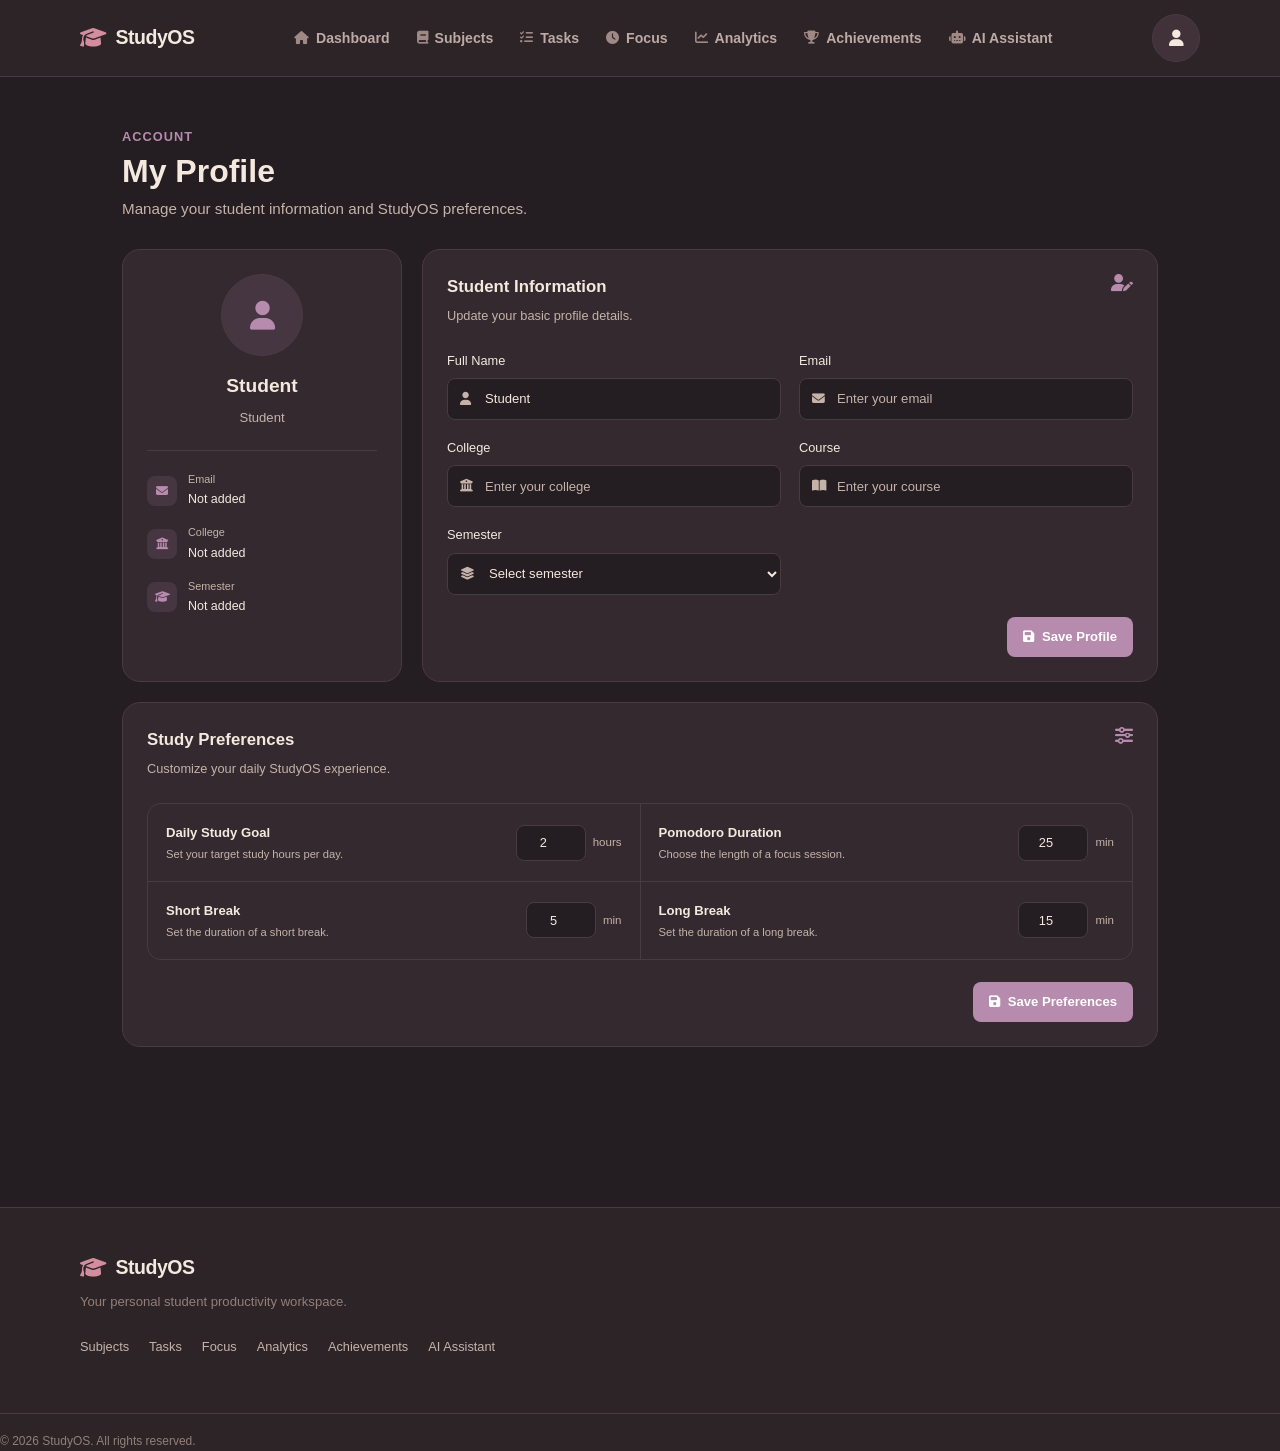
<file: profile.html>
<!DOCTYPE html>
<html lang="en">
<head>
    <meta charset="UTF-8">
    <meta name="viewport" content="width=device-width, initial-scale=1.0">

    <title>Profile — StudyOS</title>

    <link
        rel="stylesheet"
        href="https://cdnjs.cloudflare.com/ajax/libs/font-awesome/6.5.2/css/all.min.css"
    >

    <link rel="stylesheet" href="common.css">
    <link rel="stylesheet" href="profile.css">
</head>

<body>

    <header class="header">
        <div class="header-container">

            <a href="index.html" class="logo">
                <i class="fa-solid fa-graduation-cap"></i>
                <span>StudyOS</span>
            </a>

            <nav class="navbar">

                <a
                    href="index.html"
                    class="nav-link"
                    data-tooltip="Dashboard"
                >
                    <i class="fa-solid fa-house"></i>
                    <span>Dashboard</span>
                </a>

                <a
                    href="subjects.html"
                    class="nav-link"
                    data-tooltip="Subjects"
                >
                    <i class="fa-solid fa-book"></i>
                    <span>Subjects</span>
                </a>

                <a
                    href="task.html"
                    class="nav-link"
                    data-tooltip="Tasks"
                >
                    <i class="fa-solid fa-list-check"></i>
                    <span>Tasks</span>
                </a>

                <a
                    href="focus.html"
                    class="nav-link"
                    data-tooltip="Focus"
                >
                    <i class="fa-solid fa-clock"></i>
                    <span>Focus</span>
                </a>

                <a
                    href="analytics.html"
                    class="nav-link"
                    data-tooltip="Analytics"
                >
                    <i class="fa-solid fa-chart-line"></i>
                    <span>Analytics</span>
                </a>

                <a
                    href="achievements.html"
                    class="nav-link"
                    data-tooltip="Achievements"
                >
                    <i class="fa-solid fa-trophy"></i>
                    <span>Achievements</span>
                </a>

                <a
                    href="ai-assistant.html"
                    class="nav-link"
                    data-tooltip="AI Assistant"
                >
                    <i class="fa-solid fa-robot"></i>
                    <span>AI Assistant</span>
                </a>

            </nav>

            <a
                href="profile.html"
                class="profile-link active"
                data-tooltip="Profile"
            >
                <i class="fa-solid fa-user"></i>
            </a>

        </div>
    </header>

    <main class="profile-page">

        <div class="profile-container">

            <section class="page-header">

                <div>
                    <span class="eyebrow">Account</span>
                    <h1>My Profile</h1>
                    <p>
                        Manage your student information and StudyOS preferences.
                    </p>
                </div>

            </section>

            <div class="profile-grid">

                <section class="profile-card profile-overview">

                    <div class="profile-avatar">
                        <i class="fa-solid fa-user"></i>
                    </div>

                    <h2 id="profile-display-name">
                        Student
                    </h2>

                    <p id="profile-display-course">
                        Student
                    </p>

                    <div class="profile-details">

                        <div class="profile-detail">
                            <i class="fa-solid fa-envelope"></i>

                            <div>
                                <span>Email</span>
                                <strong id="profile-display-email">
                                    Not added
                                </strong>
                            </div>
                        </div>

                        <div class="profile-detail">
                            <i class="fa-solid fa-building-columns"></i>

                            <div>
                                <span>College</span>
                                <strong id="profile-display-college">
                                    Not added
                                </strong>
                            </div>
                        </div>

                        <div class="profile-detail">
                            <i class="fa-solid fa-graduation-cap"></i>

                            <div>
                                <span>Semester</span>
                                <strong id="profile-display-semester">
                                    Not added
                                </strong>
                            </div>
                        </div>

                    </div>

                </section>

                <section class="profile-card">

                    <div class="card-header">
                        <div>
                            <h2>Student Information</h2>
                            <p>Update your basic profile details.</p>
                        </div>

                        <i class="fa-solid fa-user-pen"></i>
                    </div>

                    <form id="profile-form">

                        <div class="form-grid">

                            <div class="form-group">
                                <label for="profile-name">
                                    Full Name
                                </label>

                                <div class="input-wrapper">
                                    <i class="fa-solid fa-user"></i>

                                    <input
                                        type="text"
                                        id="profile-name"
                                        placeholder="Enter your name"
                                    >
                                </div>
                            </div>

                            <div class="form-group">
                                <label for="profile-email">
                                    Email
                                </label>

                                <div class="input-wrapper">
                                    <i class="fa-solid fa-envelope"></i>

                                    <input
                                        type="email"
                                        id="profile-email"
                                        placeholder="Enter your email"
                                    >
                                </div>
                            </div>

                            <div class="form-group">
                                <label for="profile-college">
                                    College
                                </label>

                                <div class="input-wrapper">
                                    <i class="fa-solid fa-building-columns"></i>

                                    <input
                                        type="text"
                                        id="profile-college"
                                        placeholder="Enter your college"
                                    >
                                </div>
                            </div>

                            <div class="form-group">
                                <label for="profile-course">
                                    Course
                                </label>

                                <div class="input-wrapper">
                                    <i class="fa-solid fa-book-open"></i>

                                    <input
                                        type="text"
                                        id="profile-course"
                                        placeholder="Enter your course"
                                    >
                                </div>
                            </div>

                            <div class="form-group">
                                <label for="profile-semester">
                                    Semester
                                </label>

                                <div class="input-wrapper">
                                    <i class="fa-solid fa-layer-group"></i>

                                    <select id="profile-semester">
                                        <option value="">
                                            Select semester
                                        </option>
                                        <option value="1st Semester">
                                            1st Semester
                                        </option>
                                        <option value="2nd Semester">
                                            2nd Semester
                                        </option>
                                        <option value="3rd Semester">
                                            3rd Semester
                                        </option>
                                        <option value="4th Semester">
                                            4th Semester
                                        </option>
                                        <option value="5th Semester">
                                            5th Semester
                                        </option>
                                        <option value="6th Semester">
                                            6th Semester
                                        </option>
                                        <option value="7th Semester">
                                            7th Semester
                                        </option>
                                        <option value="8th Semester">
                                            8th Semester
                                        </option>
                                    </select>
                                </div>
                            </div>

                        </div>

                        <div class="form-actions">

                            <button
                                type="submit"
                                class="primary-button"
                                id="save-profile"
                            >
                                <i class="fa-solid fa-floppy-disk"></i>
                                Save Profile
                            </button>

                        </div>

                    </form>

                </section>

            </div>

            <section class="profile-card settings-card">

                <div class="card-header">
                    <div>
                        <h2>Study Preferences</h2>
                        <p>Customize your daily StudyOS experience.</p>
                    </div>

                    <i class="fa-solid fa-sliders"></i>
                </div>

                <div class="settings-grid">

                    <div class="setting-item">

                        <div class="setting-info">
                            <strong>Daily Study Goal</strong>
                            <span>
                                Set your target study hours per day.
                            </span>
                        </div>

                        <div class="setting-control">
                            <input
                                type="number"
                                id="daily-goal"
                                min="1"
                                max="24"
                                step="0.5"
                            >

                            <span>hours</span>
                        </div>

                    </div>

                    <div class="setting-item">

                        <div class="setting-info">
                            <strong>Pomodoro Duration</strong>
                            <span>
                                Choose the length of a focus session.
                            </span>
                        </div>

                        <div class="setting-control">
                            <input
                                type="number"
                                id="pomodoro-duration"
                                min="1"
                                max="120"
                            >

                            <span>min</span>
                        </div>

                    </div>

                    <div class="setting-item">

                        <div class="setting-info">
                            <strong>Short Break</strong>
                            <span>
                                Set the duration of a short break.
                            </span>
                        </div>

                        <div class="setting-control">
                            <input
                                type="number"
                                id="short-break"
                                min="1"
                                max="60"
                            >

                            <span>min</span>
                        </div>

                    </div>

                    <div class="setting-item">

                        <div class="setting-info">
                            <strong>Long Break</strong>
                            <span>
                                Set the duration of a long break.
                            </span>
                        </div>

                        <div class="setting-control">
                            <input
                                type="number"
                                id="long-break"
                                min="1"
                                max="120"
                            >

                            <span>min</span>
                        </div>

                    </div>

                </div>

                <div class="settings-actions">

                    <button
                        type="button"
                        class="primary-button"
                        id="save-settings"
                    >
                        <i class="fa-solid fa-floppy-disk"></i>
                        Save Preferences
                    </button>

                </div>

            </section>

        </div>

    </main>

    <footer class="footer">

        <div class="footer-container">

            <div class="footer-brand">

                <a href="index.html" class="logo">
                    <i class="fa-solid fa-graduation-cap"></i>
                    <span>StudyOS</span>
                </a>

                <p>
                    Your personal student productivity workspace.
                </p>

            </div>

            <div class="footer-links">

                <a href="subjects.html">Subjects</a>
                <a href="task.html">Tasks</a>
                <a href="focus.html">Focus</a>
                <a href="analytics.html">Analytics</a>
                <a href="achievements.html">Achievements</a>
                <a href="ai-assistant.html">AI Assistant</a>

            </div>

        </div>

        <div class="footer-bottom">
            <p>&copy; 2026 StudyOS. All rights reserved.</p>
        </div>

    </footer>

    <script src="common.js"></script>
    <script src="profile.js"></script>

</body>
</html>
</file>
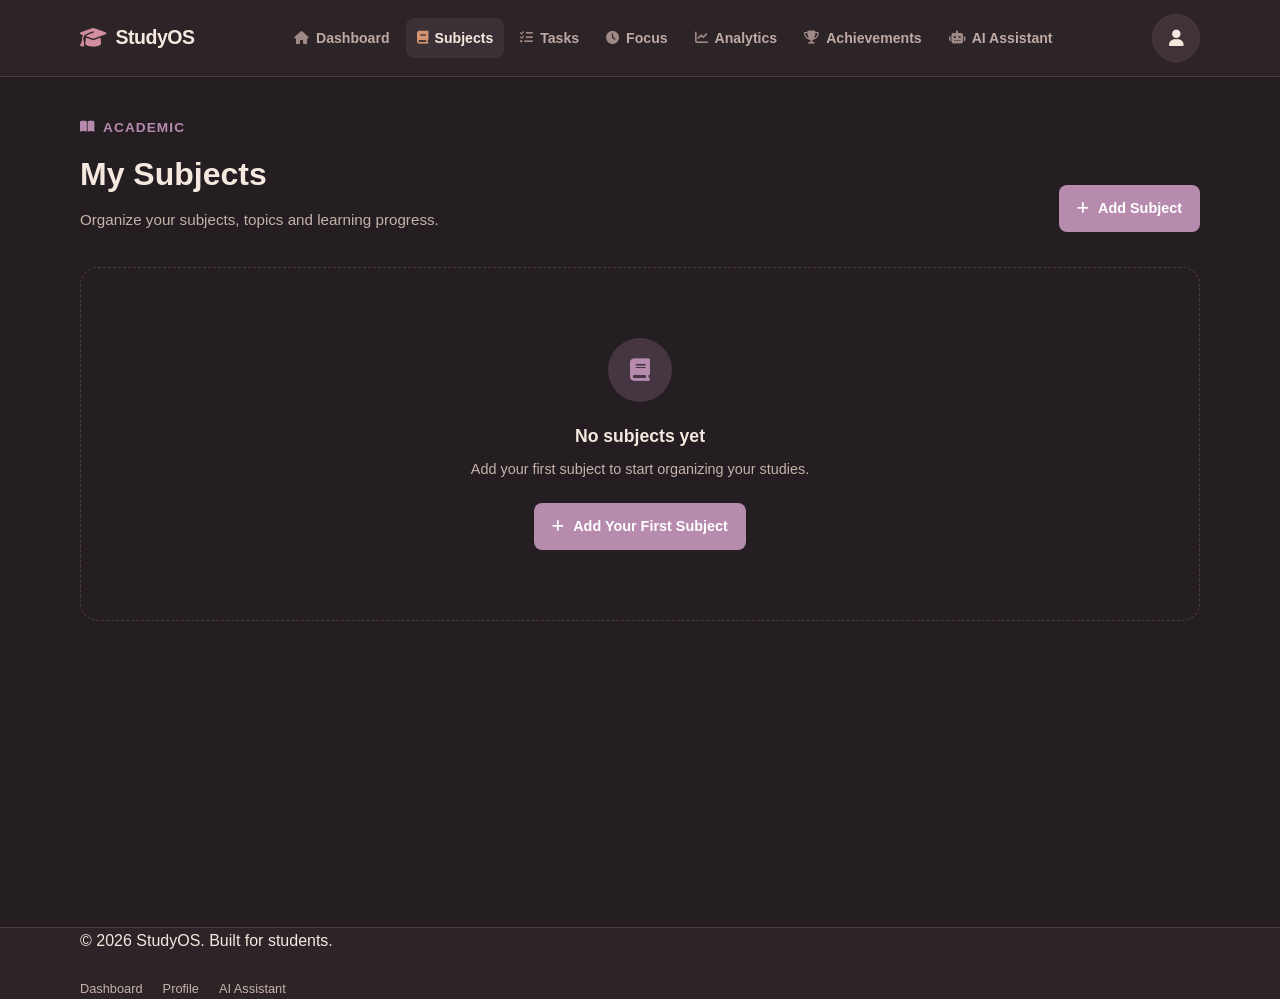
<file: subjects.html>
<!DOCTYPE html>
<html lang="en">
<head>
    <meta charset="UTF-8">
    <meta name="viewport" content="width=device-width, initial-scale=1.0">
    <meta name="description" content="Manage your subjects and topics with StudyOS">
    <title>Subjects | StudyOS</title>
    <!-- Font Awesome -->
    <link rel="stylesheet" href="https://cdnjs.cloudflare.com/ajax/libs/font-awesome/6.7.2/css/all.min.css">
    <!-- Common CSS -->
    <link
        rel="stylesheet"
        href="common.css">
    <!-- Subjects CSS -->
    <link rel="stylesheet" href="subjects.css">
</head>
<body>
    <!--HEADER-->
    <header class="header">
        <div class="header-container">
            <!-- Logo -->
            <a href="index.html" class="logo">
                <i class="fa-solid fa-graduation-cap"></i>
                <span>StudyOS</span>
            </a>
            <!-- Navigation -->
            <nav class="navbar">
                <a href="index.html" class="nav-link">
                    <i class="fa-solid fa-house"></i>
                    <span>Dashboard</span>
                </a>
                <a href="subjects.html" class="nav-link active">
                    <i class="fa-solid fa-book"></i>
                    <span>Subjects</span>
                </a>
                <a href="task.html" class="nav-link">
                    <i class="fa-solid fa-list-check"></i>
                    <span>Tasks</span>
                </a>
                <a href="focus.html" class="nav-link">
                    <i class="fa-solid fa-clock"></i>
                    <span>Focus</span>
                </a>
                <a href="analytics.html" class="nav-link">
                    <i class="fa-solid fa-chart-line"></i>
                    <span>Analytics</span>
                </a>
                <a href="achievements.html" class="nav-link">
                    <i class="fa-solid fa-trophy"></i>
                <span>Achievements</span>
                </a>
                <a href="ai-assistant.html" class="nav-link">
                    <i class="fa-solid fa-robot"></i>
                    <span>AI Assistant</span>
                </a>
            </nav>
            <!-- Profile -->
            <a href="profile.html" class="profile-link">
                <i class="fa-solid fa-user"></i>
            </a>
        </div>
    </header>
    <!--MAIN CONTENT-->
    <main class="subjects-page">
        <div class="container">
            <!-- Page Header -->
            <section class="page-header">
                <div class="page-heading">
                    <p class="page-label">
                        <i class="fa-solid fa-book-open"></i>
                        Academic
                    </p>
                    <h1>
                        My Subjects
                    </h1>
                    <p class="page-description">
                        Organize your subjects, topics and learning progress.
                    </p>
                </div>
                <!-- Add Subject Button -->
                <button
                    type="button"
                    class="btn btn-primary"
                    id="add-subject-btn">
                    <i class="fa-solid fa-plus"></i>
                    <span>
                        Add Subject
                    </span>
                </button>
            </section>
            <!--SUBJECTS CONTAINER-->
            <section class="subjects-section">
                <div
                    class="subjects-grid"
                    id="subjects-grid">
                    <!-- Subjects will be generated here using JavaScript.-->
                    <!-- Empty State -->
                    <div
                        class="empty-state"
                        id="subjects-empty-state">
                        <div class="empty-icon">
                            <i class="fa-solid fa-book"></i>
                        </div>
                        <h2>
                            No subjects yet
                        </h2>
                        <p>
                            Add your first subject to start
                        organizing your studies.
                        </p>
                        <button
                            type="button"
                            class="btn btn-primary"
                            id="empty-add-subject-btn">
                            <i class="fa-solid fa-plus"></i>
                            Add Your First Subject
                        </button>
                    </div>
                </div>
            </section>
        </div>
    </main>
    <!--FOOTER-->
    <footer class="footer">
        <div class="container">
            <div class="footer-content">
                <p>
                    © 2026 StudyOS. Built for students.
                </p>
                <div class="footer-links">
                    <a href="index.html">
                        Dashboard
                    </a>
                    <a href="profile.html">
                        Profile
                    </a>
                    <a href="ai-assistant.html">
                        AI Assistant
                    </a>
                </div>
            </div>
        </div>
    </footer>
    <!--JAVASCRIPT-->
    <script src="common.js"></script>
    <script src="subjects.js"></script>

</body>

</html>
</file>
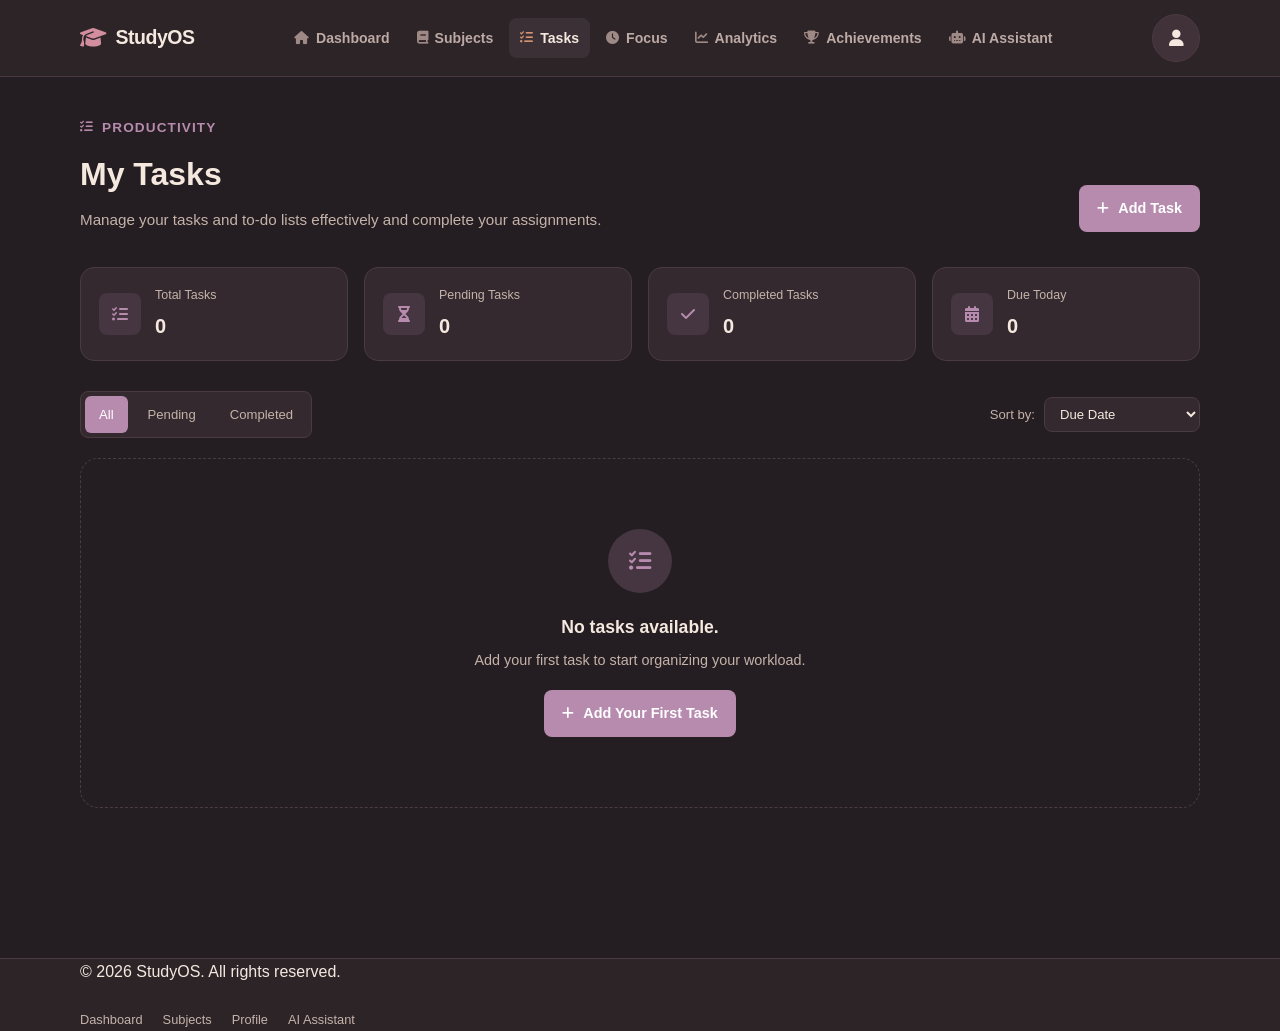
<file: task.html>
<!DOCTYPE html>
<html lang="en">
<head>
    <meta charset="UTF-8">
    <meta name="viewport" content="width=device-width, initial-scale=1.0">  
    <meta name="description" content="Manage your tasks and to-do lists with StudyOS">
    <title>Tasks | StudyOS</title>
    <!-- Font Awesome -->
    <link
        rel="stylesheet"
        href="https://cdnjs.cloudflare.com/ajax/libs/font-awesome/6.7.2/css/all.min.css"
    >
    <!-- Common CSS -->
    <link rel="stylesheet" href="common.css">
    <!-- Task CSS -->
    <link rel="stylesheet" href="task.css">
</head>
<body>
    <header class="header"> <!--HEADER-->
        <div class="header-container">
            <!-- Logo -->
            <a href="index.html" class="logo">
                <i class="fa-solid fa-graduation-cap"></i>
                <span>StudyOS</span>
            </a>
            <!-- Navigation -->
            <nav class="navbar">
                <a
                    href="index.html"
                    class="nav-link"
                    data-tooltip="Dashboard">
                    <i class="fa-solid fa-house"></i>
                    <span>Dashboard</span>
                </a>
                <a
                    href="subjects.html"
                    class="nav-link"
                    data-tooltip="Subjects">
                    <i class="fa-solid fa-book"></i>
                    <span>Subjects</span>
                </a>
                <a
                    href="task.html"
                    class="nav-link active"
                    data-tooltip="Tasks">
                    <i class="fa-solid fa-list-check"></i>
                    <span>Tasks</span>
                </a>
                <a
                    href="focus.html"
                    class="nav-link"
                    data-tooltip="Focus">
                    <i class="fa-solid fa-clock"></i>
                    <span>Focus</span>
                </a>
                <a
                    href="analytics.html"
                    class="nav-link"
                    data-tooltip="Analytics">
                    <i class="fa-solid fa-chart-line"></i>
                    <span>Analytics</span>
                </a>
                <a
                    href="achievements.html"
                    class="nav-link"
                    data-tooltip="Achievements">
                    <i class="fa-solid fa-trophy"></i>
                    <span>Achievements</span>
                </a>
                <a
                    href="ai-assistant.html"
                    class="nav-link"
                    data-tooltip="AI Assistant">
                    <i class="fa-solid fa-robot"></i>
                    <span>AI Assistant</span>
                </a>
            </nav>
            <!-- Profile -->
            <a href="profile.html" class="profile-link" title="Profile">
                <i class="fa-solid fa-user"></i>
            </a>
        </div>
    </header>
    <main class="tasks-page"> <!-- Main Content -->
        <div class="container">
            <!-- PAGE HEADER -->
            <section class="page-header">
                <div class="page-heading">
                    <p class="page-label">
                        <i class="fa-solid fa-list-check"></i>
                        Productivity
                    </p>
                    <h1>
                        My Tasks
                    </h1>
                    <p class="page-description">
                        Manage your tasks and to-do lists effectively
                        and complete your assignments.
                    </p>
                </div>
                <button
                    type="button"
                    class="btn btn-primary"
                    id="add-task-btn"
                >
                    <i class="fa-solid fa-plus"></i>
                    <span>
                        Add Task
                    </span>
                </button>
            </section>
            <section class="task-summary"> <!-- Task Summary -->
                <!-- Total -->
                <div class="summary-card">
                    <div class="summary-icon">
                        <i class="fa-solid fa-list-check"></i>
                    </div>
                    <div class="summary-content">
                        <span>
                            Total Tasks
                        </span>
                        <b id="total-tasks">
                            0
                        </b>
                    </div>
                </div>
                <!-- Pending -->
                <div class="summary-card">
                    <div class="summary-icon">
                        <i class="fa-solid fa-hourglass-half"></i>
                    </div>
                    <div class="summary-content">
                        <span>
                            Pending Tasks
                        </span>
                        <b id="pending-tasks">
                            0
                        </b>
                    </div>
                </div>
                <!-- Completed -->
                <div class="summary-card">
                    <div class="summary-icon">
                        <i class="fa-solid fa-check"></i>
                    </div>
                    <div class="summary-content">
                        <span>
                            Completed Tasks
                        </span>
                        <b id="completed-tasks">
                            0
                        </b>
                    </div>
                </div>
                <!-- Due Today -->
                <div class="summary-card">
                    <div class="summary-icon">
                        <i class="fa-solid fa-calendar-days"></i>
                    </div>
                    <div class="summary-content">
                        <span>
                            Due Today
                        </span>
                        <b id="due-today">
                            0
                        </b>
                    </div>
                </div>
            </section>
            <section class="task-controls"> <!--Task Controls-->
                <!-- Filters -->
                <div class="task-filters">
                    <button
                        type="button"
                        class="filter-btn active"
                        data-filter="all">
                        All
                    </button>
                    <button
                        type="button"
                        class="filter-btn"
                        data-filter="pending">
                        Pending
                    </button>
                    <button
                        type="button"
                        class="filter-btn"
                        data-filter="completed">
                        Completed
                    </button>
                </div>
                <!-- Sort -->
                <div class="task-sort">
                    <label for="task-sort">
                        Sort by:
                    </label>
                    <select id="task-sort">
                        <option value="date">
                            Due Date
                        </option>
                        <option value="priority">
                            Priority
                        </option>
                        <option value="created">
                            Recently Added
                        </option>
                    </select>
                </div>
            </section>
            <section class="task-section"> <!-- Task List -->
                <!-- Dynamic task cards -->
                <div class="task-list" id="task-list"></div>
                <!-- Empty State -->
                <div
                    class="empty-state"
                    id="tasks-empty-state"
                >
                    <div class="empty-icon">
                        <i class="fa-solid fa-list-check"></i>
                    </div>
                    <h2>
                        No tasks available.
                    </h2>
                    <p>
                        Add your first task to start organizing
                        your workload.
                    </p>
                    <button
                        type="button"
                        class="btn btn-primary"
                        id="empty-add-task-btn"
                    >
                        <i class="fa-solid fa-plus"></i>
                        Add Your First Task
                    </button>
                </div>
            </section>
        </div>
    </main>
    <footer class="footer"> <!-- Footer content -->
        <div class="container">
            <div class="footer-content">
                <p>
                    &copy; 2026 StudyOS. All rights reserved.
                </p>
                <div class="footer-links">
                    <a href="index.html">
                        Dashboard
                    </a>
                    <a href="subjects.html">
                        Subjects
                    </a>
                    <a href="profile.html">
                        Profile
                    </a>
                    <a href="ai-assistant.html">
                        AI Assistant
                    </a>
                </div>
            </div>
        </div>
    </footer>
    <script src="common.js"></script> <!--javascript-->
    <script src="task.js"></script>
</body>

</html>
</file>
<file: common.css>
* {
    margin: 0;
    padding: 0;
    box-sizing: border-box;
}

:root {
    --bg-primary: #241D21;
    --bg-secondary: #2D2428;
    --bg-card: #33292E;
    --bg-card-hover: #3B3035;

    --border-color: #4A3B40;
    --border-light: #57464C;

    --text-primary: #F5E9DF;
    --text-secondary: #C5B3AA;
    --text-muted: #927F79;

    --accent: #B78BAE;
    --accent-hover: #C79ABF;
    --accent-soft: #463641;

    --pink: #D28E9F;
    --pink-soft: #49343B;

    --peach: #D3946F;
    --peach-soft: #4A352C;

    --gold: #D0AA61;
    --gold-soft: #473B29;

    --sage: #91A38A;
    --sage-soft: #354036;

    --brown: #B27F68;
    --brown-soft: #45332D;

    --lavender: #9A82A9;
    --lavender-soft: #3E3544;

    --deep-plum: #171216;
    --deep-brown: #1D1513;

    --container-width: 1120px;
    --transition: 0.2s ease;

    --radius-sm: 8px;
    --radius-md: 14px;
    --radius-lg: 18px;
    --radius-xl: 24px;
}

html { scroll-behavior: smooth; }

body {
    min-height: 100vh;
    font-family: Arial, Helvetica, sans-serif;
    background: var(--bg-primary);
    color: var(--text-primary);
    line-height: 1.6;
}

a { color: inherit; text-decoration: none; }

button, input, textarea, select { font: inherit; }
button { color: inherit; }
img { max-width: 100%; display: block; }

::selection {
    color: var(--text-primary);
    background: var(--pink-soft);
}

.container,
.dashboard-container,
.footer-container,
.header-container {
    width: min(calc(100% - 48px), var(--container-width));
    margin-inline: auto;
}

/* Header */

.header {
    position: sticky;
    top: 0;
    z-index: 1000;
    background: #2D2428;
    border-bottom: 1px solid var(--border-color);
    backdrop-filter: blur(10px);
    -webkit-backdrop-filter: blur(10px);
}

.header-container {
    min-height: 76px;
    display: flex;
    align-items: center;
    gap: 30px;
}

.logo {
    display: inline-flex;
    align-items: center;
    gap: 10px;
    flex: 0 0 auto;
    color: var(--text-primary);
    font-size: 1.22rem;
    font-weight: 700;
    letter-spacing: -0.025em;
    white-space: nowrap;
}

.logo i {
    color: var(--pink);
    font-size: 1.32rem;
}

.logo-menu-trigger {
    border: 0;
    background: transparent;
    cursor: pointer;
}

/* Navigation */

.navbar {
    flex: 1 1 auto;
    min-width: 0;
    display: flex;
    align-items: center;
    justify-content: center;
    gap: 5px;
}

.nav-link {
    display: inline-flex;
    align-items: center;
    justify-content: center;
    gap: 7px;
    padding: 9px 11px;
    border-radius: var(--radius-sm);
    color: #BDAAA5;
    font-size: 0.88rem;
    font-weight: 600;
    white-space: nowrap;
    transition: color var(--transition), background var(--transition);
}

.nav-link i {
    color: #9F8985;
    font-size: 0.82rem;
}

.nav-link:hover {
    color: #F5E9DF;
    background: #3B3035;
}

.nav-link:hover i,
.nav-link.active i {
    color: #D3946F;
}

.nav-link.active {
    color: #F5E9DF;
    background: #3B3035;
}

/* Profile */

.profile-link {
    flex: 0 0 48px;
    width: 48px;
    height: 48px;
    display: inline-flex;
    align-items: center;
    justify-content: center;
    border: 1px solid var(--border-color);
    border-radius: 50%;
    background: #403238;
    color: #F5E9DF;
    transition: color var(--transition), border-color var(--transition), background var(--transition);
}

.profile-link:hover {
    color: var(--accent-hover);
    border-color: #D3946F;
    background: var(--accent-soft);
}

.profile-link i { font-size: 1.05rem; }

/* Logo menu */

.logo-menu-overlay {
    position: fixed;
    inset: 0;
    z-index: 1900;
    background: rgba(51, 42, 50, 0.28);
    backdrop-filter: blur(3px);
    -webkit-backdrop-filter: blur(3px);
    opacity: 0;
    visibility: hidden;
    transition: opacity 0.25s ease, visibility 0.25s ease;
}

.logo-menu-overlay.open {
    opacity: 1;
    visibility: visible;
}

.logo-menu {
    position: fixed;
    top: 0;
    left: 0;
    width: 360px;
    max-width: 90vw;
    height: 100vh;
    z-index: 2000;
    padding: 30px 22px;
    overflow-y: auto;
    background: #FFF7EF;
    border-right: 1px solid var(--border-color);
    box-shadow: 18px 0 45px rgba(80, 55, 65, 0.16);
    transform: translateX(-105%);
    visibility: hidden;
    opacity: 0;
    transition: transform 0.35s ease, opacity 0.25s ease, visibility 0.35s ease;
}

.logo-menu.open {
    transform: translateX(0);
    visibility: visible;
    opacity: 1;
}

.logo-menu-header {
    display: flex;
    align-items: flex-start;
    justify-content: space-between;
    gap: 20px;
    padding: 7px 6px 23px;
    border-bottom: 1px solid var(--border-color);
}

.logo-menu-eyebrow {
    display: block;
    margin-bottom: 5px;
    color: #D3946F;
    font-size: 0.68rem;
    font-weight: 700;
    letter-spacing: 0.14em;
    text-transform: uppercase;
}

.logo-menu-header h2 {
    color: #3B2C31;
    font-family: Georgia, "Times New Roman", serif;
    font-size: 1.45rem;
    font-weight: 500;
}

.logo-menu-close {
    width: 38px;
    height: 38px;
    flex-shrink: 0;
    display: grid;
    place-items: center;
    border: 1px solid var(--border-color);
    border-radius: 10px;
    background: #403238;
    color: #F5E9DF;
    cursor: pointer;
}

.logo-menu-close:hover {
    color: var(--accent-hover);
    background: var(--pink-soft);
    border-color: var(--pink);
}

.logo-menu .logo-menu-links {
    width: 100%;
    display: flex !important;
    flex-direction: column !important;
    align-items: stretch !important;
    gap: 6px !important;
    padding: 20px 0 0 !important;
    margin: 0 !important;
}

.logo-menu .logo-menu-link {
    width: 100%;
    min-height: 66px;
    display: grid !important;
    grid-template-columns: 43px minmax(0, 1fr) 18px !important;
    align-items: center !important;
    gap: 13px !important;
    padding: 9px 11px !important;
    border: 1px solid transparent;
    border-radius: 12px;
    background: transparent;
    color: #4A353B;
    white-space: normal !important;
    transition: color var(--transition), background var(--transition), border-color var(--transition), transform var(--transition);
}

.logo-menu .logo-menu-link:hover,
.logo-menu .logo-menu-link.active {
    color: #FFF8F1;
    background: #60475A;
    border-color: #765669;
}

.logo-menu .logo-menu-link:hover { transform: translateX(3px); }

.logo-menu .logo-menu-icon {
    width: 43px;
    height: 43px;
    display: grid !important;
    place-items: center;
    border-radius: 12px;
    background: var(--bg-secondary);
    color: #D3946F;
    font-size: 0.9rem;
}

.logo-menu .logo-menu-link:hover .logo-menu-icon,
.logo-menu .logo-menu-link.active .logo-menu-icon {
    background: #49343B;
    color: #E0A8B8;
}

.logo-menu .logo-menu-link strong {
    display: block !important;
    margin-bottom: 3px !important;
    color: inherit;
    font-size: 0.95rem;
    font-weight: 600;
}

.logo-menu .logo-menu-link small {
    display: block !important;
    color: #806A68;
    font-size: 0.76rem;
    line-height: 1.3;
}

.logo-menu .logo-menu-link > .fa-arrow-right {
    color: #96746C;
    font-size: 0.8rem;
}

.logo-menu .logo-menu-link:hover > .fa-arrow-right {
    color: #D3946F;
    transform: translateX(3px);
}

/* Footer */

.footer {
    margin-top: 90px;
    border-top: 1px solid var(--border-color);
    background: var(--bg-secondary);
}

.footer-container { padding: 44px 0 26px; }

.footer-brand {
    display: flex;
    flex-direction: column;
    gap: 8px;
}

.footer-brand .logo { width: fit-content; }
.footer-brand p { color: var(--text-muted); font-size: 0.82rem; }

.footer-links {
    display: flex;
    flex-wrap: wrap;
    gap: 20px;
    margin-top: 25px;
}

.footer-links a {
    color: var(--text-secondary);
    font-size: 0.8rem;
}

.footer-links a:hover { color: #D3946F; }

.footer-bottom {
    margin-top: 30px;
    padding-top: 18px;
    border-top: 1px solid var(--border-color);
}

.footer-bottom p {
    color: var(--text-muted);
    font-size: 0.75rem;
}

/* Responsive */

@media (max-width: 1100px) {
    .header-container {
        gap: 14px;
    }

    .nav-link {
        padding: 9px 10px;
        font-size: 0.84rem;
    }

    .nav-link i {
        font-size: 0.8rem;
    }
}

@media (max-width: 900px) {
    .container,
    .dashboard-container,
    .footer-container,
    .header-container {
        width: min(calc(100% - 40px), var(--container-width));
    }

    .header-container {
        gap: 10px;
    }

    .nav-link span {
        display: none;
    }

    .nav-link {
        width: 38px;
        height: 38px;
        padding: 0;
    }

    .nav-link i {
        font-size: 0.9rem;
    }
}

@media (max-width: 700px) {
    .container,
    .dashboard-container,
    .footer-container,
    .header-container {
        width: calc(100% - 28px);
    }

    .header-container {
        min-height: 64px;
        gap: 8px;
    }

    .logo {
        font-size: 1.08rem;
    }

    .logo i {
        font-size: 1.35rem;
    }

    .navbar {
        gap: 2px;
    }

    .nav-link {
        width: 36px;
        height: 36px;
    }

    .profile-link {
        width: 44px;
        height: 44px;
        flex-basis: 44px;
    }

    .logo-menu {
        width: 340px;
        max-width: 88vw;
        padding: 24px 17px;
    }

    .footer {
        margin-top: 55px;
    }
}

@media (max-width: 450px) {
    .logo span {
        display: none;
    }

    .header-container {
        justify-content: space-between;
    }

    .navbar {
        flex: 0 1 auto;
    }

    .nav-link {
        width: 31px;
        height: 31px;
    }

    .nav-link i {
        font-size: 0.76rem;
    }

    .profile-link {
        width: 40px;
        height: 40px;
        flex-basis: 40px;
    }

    .logo-menu {
        width: 100%;
        max-width: 100%;
    }
}
</file>
<file: dashboard.css>
.dashboard {
    padding: 56px 0 40px;
}

.dashboard-container {
    display: flex;
    flex-direction: column;
    gap: 58px;
}

.dashboard-intro {
    display: flex;
    align-items: flex-end;
    justify-content: space-between;
    gap: 32px;
    padding: 10px 0 18px;
    border-bottom: 1px solid var(--border-color);
}

.intro-copy {
    display: flex;
    flex-direction: column;
    gap: 9px;
}

.greeting-label {
    margin: 0;
    color: var(--accent);
    font-size: 0.76rem;
    font-weight: 700;
    letter-spacing: 0.13em;
    text-transform: uppercase;
}

.intro-copy h1 {
    margin: 0;
    max-width: 700px;
    font-size: clamp(2.3rem, 5vw, 4rem);
    line-height: 1;
    letter-spacing: -0.055em;
    font-weight: 650;
}

.intro-copy h1 span {
    color: var(--accent);
}

.greeting-subtitle {
    margin: 4px 0 0;
    color: var(--text-secondary);
    font-size: 0.95rem;
}

.intro-action {
    display: inline-flex;
    align-items: center;
    justify-content: center;
    gap: 12px;
    flex-shrink: 0;
    min-height: 46px;
    padding: 0 18px;
    color: var(--bg-primary);
    background: var(--accent);
    border-radius: 10px;
    font-size: 0.82rem;
    font-weight: 700;
    transition: transform var(--transition), background var(--transition);
}

.intro-action:hover {
    color: var(--bg-primary);
    background: var(--accent-hover);
    transform: translateY(-2px);
}

.intro-action i {
    font-size: 0.7rem;
}

.today-section,
.workspace-section,
.upcoming-section {
    display: flex;
    flex-direction: column;
    gap: 20px;
}

.section-heading {
    display: flex;
    align-items: flex-end;
    justify-content: space-between;
    gap: 20px;
}

.section-heading > div {
    display: flex;
    flex-direction: column;
    gap: 5px;
}

.section-kicker,
.card-kicker {
    color: var(--text-muted);
    font-size: 0.7rem;
    font-weight: 700;
    letter-spacing: 0.11em;
    text-transform: uppercase;
}

.section-heading h2 {
    margin: 0;
    font-size: 1.35rem;
    font-weight: 650;
    letter-spacing: -0.025em;
}

.text-link {
    display: inline-flex;
    align-items: center;
    gap: 8px;
    color: var(--accent);
    font-size: 0.78rem;
    font-weight: 700;
    white-space: nowrap;
    transition: gap var(--transition), color var(--transition);
}

.text-link:hover {
    color: var(--accent-hover);
    gap: 11px;
}

.text-link i {
    font-size: 0.65rem;
}

.overview-grid {
    display: grid;
    grid-template-columns: repeat(4, 1fr);
    border-top: 1px solid var(--border-color);
    border-bottom: 1px solid var(--border-color);
}

.overview-item {
    min-height: 128px;
    display: flex;
    flex-direction: column;
    justify-content: space-between;
    gap: 20px;
    padding: 20px 24px;
    border-right: 1px solid var(--border-color);
    transition: background var(--transition);
}

.overview-item:last-child {
    border-right: 0;
}

.overview-item:hover {
    background: var(--bg-card);
}

.overview-label {
    display: flex;
    align-items: center;
    gap: 9px;
    color: var(--text-secondary);
    font-size: 0.78rem;
}

.overview-label i {
    color: var(--accent);
    font-size: 0.72rem;
}

.overview-item b {
    display: block;
    color: var(--text-primary);
    font-size: 1.7rem;
    line-height: 1;
    font-weight: 700;
    letter-spacing: -0.035em;
}

.workspace-grid {
    display: grid;
    grid-template-columns: 1.15fr 0.85fr;
    gap: 22px;
}

.workspace-card {
    min-width: 0;
    min-height: 330px;
    padding: 25px;
    background: var(--bg-card);
    border: 1px solid var(--border-color);
    border-radius: var(--radius-lg);
}

.card-header {
    display: flex;
    align-items: flex-start;
    justify-content: space-between;
    gap: 20px;
    margin-bottom: 28px;
}

.card-header > div {
    display: flex;
    flex-direction: column;
    gap: 5px;
}

.card-header h3 {
    margin: 0;
    font-size: 1.15rem;
    font-weight: 650;
    letter-spacing: -0.025em;
}

.subject-list,
.task-list,
.upcoming-list {
    display: flex;
    flex-direction: column;
    gap: 10px;
}

.subject-list {
    min-height: 220px;
}

.task-list {
    min-height: 220px;
}

.empty-state {
    min-height: 215px;
    display: flex;
    flex-direction: column;
    align-items: center;
    justify-content: center;
    gap: 8px;
    padding: 20px;
    color: var(--text-muted);
    text-align: center;
}

.empty-state i {
    margin-bottom: 7px;
    font-size: 1.5rem;
    color: var(--text-muted);
}

.empty-state p {
    margin: 0;
    font-size: 0.82rem;
}

.empty-state a {
    margin-top: 5px;
    color: var(--accent);
    font-size: 0.78rem;
    font-weight: 700;
}

.empty-state a:hover {
    color: var(--accent-hover);
    text-decoration: underline;
}

.upcoming-card {
    padding: 8px 24px;
    background: var(--bg-card);
    border: 1px solid var(--border-color);
    border-radius: var(--radius-lg);
}

.upcoming-list {
    min-height: 110px;
}

.upcoming-list .empty-state {
    min-height: 110px;
}

@media (max-width: 1100px) {
    .overview-grid {
        grid-template-columns: repeat(2, 1fr);
    }

    .overview-item:nth-child(2) {
        border-right: 0;
    }

    .overview-item:nth-child(-n + 2) {
        border-bottom: 1px solid var(--border-color);
    }

    .workspace-grid {
        grid-template-columns: 1fr;
    }
}

@media (max-width: 700px) {
    .dashboard {
        padding: 35px 0 30px;
    }

    .dashboard-container {
        gap: 42px;
    }

    .dashboard-intro {
        align-items: flex-start;
        flex-direction: column;
        padding-bottom: 22px;
    }

    .intro-copy h1 {
        font-size: clamp(2.15rem, 10vw, 3rem);
    }

    .intro-action {
        width: 100%;
    }

    .section-heading {
        align-items: flex-start;
        flex-direction: column;
    }

    .overview-grid {
        grid-template-columns: 1fr 1fr;
    }

    .overview-item {
        min-height: 112px;
        padding: 18px;
    }

    .overview-item b {
        font-size: 1.45rem;
    }

    .workspace-card {
        padding: 20px;
    }

    .card-header {
        margin-bottom: 22px;
    }

    .upcoming-card {
        padding: 6px 16px;
    }
}

@media (max-width: 480px) {
    .overview-grid {
        grid-template-columns: 1fr;
    }

    .overview-item {
        border-right: 0;
        border-bottom: 1px solid var(--border-color);
    }

    .overview-item:nth-child(2),
    .overview-item:nth-child(3) {
        border-bottom: 1px solid var(--border-color);
    }

    .overview-item:last-child {
        border-bottom: 0;
    }

    .card-header {
        align-items: flex-start;
        flex-direction: column;
    }

    .text-link {
        font-size: 0.76rem;
    }
}
</file>
<file: achievements.css>
/* Page */
.achievements-page {
    padding: 50px 0 70px;

    .page-header {
        margin-bottom: 32px;

        .page-label {
            display: flex;
            align-items: center;
            gap: 8px;
            color: var(--accent);
            font-size: 13px;
            font-weight: 600;
            text-transform: uppercase;
            letter-spacing: 0.08em;
            margin-bottom: 10px;
        }

        h1 {
            font-size: 34px;
            margin-bottom: 8px;
        }

        p {
            color: var(--text-secondary);
            font-size: 15px;
        }
    }

    /* Summary */
    .achievement-summary {
        display: grid;
        grid-template-columns: repeat(3, 1fr);
        gap: 18px;
        margin-bottom: 30px;

        .summary-card {
            display: flex;
            align-items: center;
            gap: 15px;
            padding: 22px;
            background: var(--bg-card);
            border: 1px solid var(--border-color);
            border-radius: var(--radius-md);
            transition: var(--transition);

            &:hover {
                background: var(--bg-card-hover);
                transform: translateY(-2px);
            }

            .summary-icon {
                width: 46px;
                height: 46px;
                display: grid;
                place-items: center;
                flex-shrink: 0;
                background: var(--accent-soft);
                color: var(--accent);
                border-radius: 12px;
                font-size: 18px;
            }

            span {
                display: block;
                color: var(--text-secondary);
                font-size: 13px;
                margin-bottom: 5px;
            }

            strong {
                display: block;
                color: var(--text-primary);
                font-size: 22px;
            }
        }
    }

    /* Achievement section */
    .achievement-section {
        padding: 24px;
        margin-bottom: 20px;
        background: var(--bg-card);
        border: 1px solid var(--border-color);
        border-radius: var(--radius-md);

        .section-header {
            display: flex;
            align-items: center;
            justify-content: space-between;
            gap: 15px;
            margin-bottom: 24px;

            .section-label {
                display: block;
                color: var(--text-muted);
                font-size: 11px;
                text-transform: uppercase;
                letter-spacing: 0.08em;
                margin-bottom: 5px;
            }

            h2 {
                font-size: 19px;
            }

            .achievement-total {
                color: var(--text-secondary);
                font-size: 12px;
            }
        }
    }

    /* Cards */
    .achievements-grid {
        display: grid;
        grid-template-columns: repeat(3, 1fr);
        gap: 16px;

        .achievement-card {
            position: relative;
            padding: 22px;
            background: var(--bg-secondary);
            border: 1px solid var(--border-color);
            border-radius: var(--radius-md);
            transition: var(--transition);

            &:hover {
                transform: translateY(-3px);
                border-color: var(--accent);
            }

            &.unlocked {
                border-color: rgba(124, 92, 255, 0.35);

                .achievement-icon {
                    background: var(--accent-soft);
                    color: var(--accent);
                }
            }

            &.locked {
                opacity: 0.55;

                .achievement-icon {
                    background: var(--bg-card);
                    color: var(--text-muted);
                }
            }

            .achievement-icon {
                width: 52px;
                height: 52px;
                display: grid;
                place-items: center;
                margin-bottom: 16px;
                border-radius: 14px;
                font-size: 20px;
            }

            .achievement-status {
                position: absolute;
                top: 18px;
                right: 18px;
                color: var(--text-muted);
                font-size: 12px;

                &.unlocked {
                    color: var(--success);
                }
            }

            h3 {
                color: var(--text-primary);
                font-size: 15px;
                margin-bottom: 7px;
            }

            p {
                color: var(--text-secondary);
                font-size: 12px;
                line-height: 1.5;
                margin-bottom: 15px;
            }

            .achievement-progress {
                height: 6px;
                overflow: hidden;
                background: var(--bg-card);
                border-radius: 10px;

                .progress-fill {
                    width: 0;
                    height: 100%;
                    background: var(--accent);
                    border-radius: inherit;
                    transition: width 0.4s ease;
                }
            }

            .achievement-progress-text {
                display: flex;
                justify-content: space-between;
                margin-top: 7px;
                color: var(--text-muted);
                font-size: 10px;
            }
        }
    }

    /* Empty state */
    .empty-state {
        display: none;
        padding: 50px 20px;
        text-align: center;

        .empty-icon {
            width: 60px;
            height: 60px;
            display: grid;
            place-items: center;
            margin: 0 auto 15px;
            background: var(--accent-soft);
            color: var(--accent);
            border-radius: 16px;
            font-size: 22px;
        }

        h3 {
            color: var(--text-primary);
            font-size: 16px;
            margin-bottom: 7px;
        }

        p {
            max-width: 420px;
            margin: 0 auto;
            color: var(--text-secondary);
            font-size: 13px;
            line-height: 1.5;
        }
    }

    /* Recent */
    .recent-achievements {
        display: flex;
        flex-direction: column;
        gap: 10px;

        .recent-item {
            display: flex;
            align-items: center;
            gap: 14px;
            padding: 14px;
            background: var(--bg-secondary);
            border: 1px solid var(--border-color);
            border-radius: var(--radius-sm);

            .recent-icon {
                width: 40px;
                height: 40px;
                display: grid;
                place-items: center;
                flex-shrink: 0;
                background: var(--accent-soft);
                color: var(--accent);
                border-radius: 10px;
            }

            .recent-info {
                flex: 1;

                strong {
                    display: block;
                    color: var(--text-primary);
                    font-size: 13px;
                    margin-bottom: 3px;
                }

                span {
                    color: var(--text-muted);
                    font-size: 11px;
                }
            }

            .recent-check {
                color: var(--success);
                font-size: 13px;
            }
        }

        .recent-empty {
            display: flex;
            flex-direction: column;
            align-items: center;
            justify-content: center;
            padding: 35px 20px;
            color: var(--text-muted);
            text-align: center;

            i {
                font-size: 25px;
                margin-bottom: 10px;
            }

            p {
                font-size: 12px;
            }
        }
    }
}

/* Tablet */
@media (max-width: 1000px) {
    .achievements-page {
        .achievements-grid {
            grid-template-columns: repeat(2, 1fr);
        }
    }
}

/* Mobile */
@media (max-width: 700px) {
    .achievements-page {
        padding: 30px 0 90px;

        .page-header {
            h1 {
                font-size: 28px;
            }
        }

        .achievement-summary {
            grid-template-columns: 1fr;
            gap: 12px;

            .summary-card {
                padding: 18px;
            }
        }

        .achievement-section {
            padding: 18px;

            .section-header {
                align-items: flex-start;

                h2 {
                    font-size: 17px;
                }
            }
        }

        .achievements-grid {
            grid-template-columns: 1fr;
        }
    }
}
</file>
<file: ai-assistant.css>
.ai-page {
    min-height: calc(100vh - 150px);
    padding: 50px 0 70px;

    .ai-container {
        width: 100%;
        max-width: 1000px;
        margin: 0 auto;
        padding: 0 32px;
    }

    .ai-header {
        display: flex;
        align-items: center;
        gap: 18px;
        margin-bottom: 28px;

        .ai-header-icon {
            width: 58px;
            height: 58px;
            display: flex;
            align-items: center;
            justify-content: center;
            flex-shrink: 0;
            background: var(--accent-soft);
            border: 1px solid var(--border-color);
            border-radius: var(--radius-md);
            color: var(--accent);
            font-size: 1.4rem;
        }

        .eyebrow {
            display: block;
            margin-bottom: 4px;
            color: var(--accent);
            font-size: 0.8rem;
            font-weight: 600;
            text-transform: uppercase;
            letter-spacing: 0.08em;
        }

        h1 {
            margin: 0 0 5px;
            color: var(--text-primary);
            font-size: 2rem;
            line-height: 1.2;
        }

        p {
            margin: 0;
            color: var(--text-secondary);
            font-size: 0.95rem;
        }
    }

    /* Chat */
    .chat-card {
        overflow: hidden;
        background: var(--bg-card);
        border: 1px solid var(--border-color);
        border-radius: var(--radius-lg);
        box-shadow: var(--shadow-sm);

        .chat-header {
            display: flex;
            align-items: center;
            justify-content: space-between;
            gap: 15px;
            padding: 18px 22px;
            border-bottom: 1px solid var(--border-color);

            .assistant-info {
                display: flex;
                align-items: center;
                gap: 12px;

                .assistant-avatar {
                    width: 42px;
                    height: 42px;
                    display: flex;
                    align-items: center;
                    justify-content: center;
                    background: var(--accent-soft);
                    border-radius: 50%;
                    color: var(--accent);
                }

                h2 {
                    margin: 0 0 3px;
                    color: var(--text-primary);
                    font-size: 1rem;
                }

                .assistant-status {
                    display: flex;
                    align-items: center;
                    gap: 6px;
                    color: var(--text-secondary);
                    font-size: 0.78rem;

                    .status-dot {
                        width: 7px;
                        height: 7px;
                        border-radius: 50%;
                        background: var(--accent);
                    }
                }
            }

            .clear-chat {
                display: inline-flex;
                align-items: center;
                gap: 7px;
                padding: 8px 11px;
                border: 1px solid var(--border-color);
                border-radius: var(--radius-sm);
                background: transparent;
                color: var(--text-secondary);
                font: inherit;
                font-size: 0.82rem;
                cursor: pointer;
                transition:
                    color var(--transition),
                    background var(--transition),
                    border-color var(--transition);

                &:hover {
                    color: var(--text-primary);
                    background: var(--bg-secondary);
                    border-color: var(--text-secondary);
                }
            }
        }

        .chat-messages {
            min-height: 430px;
            max-height: 520px;
            overflow-y: auto;
            padding: 28px 24px;
            background: var(--bg-primary);

            .message {
                display: flex;
                align-items: flex-start;
                gap: 10px;
                margin-bottom: 22px;

                &:last-child {
                    margin-bottom: 0;
                }

                .message-avatar {
                    width: 34px;
                    height: 34px;
                    display: flex;
                    align-items: center;
                    justify-content: center;
                    flex-shrink: 0;
                    background: var(--accent-soft);
                    border-radius: 50%;
                    color: var(--accent);
                    font-size: 0.8rem;
                }

                .message-content {
                    max-width: 75%;

                    .message-name {
                        display: block;
                        margin: 0 0 5px 3px;
                        color: var(--text-secondary);
                        font-size: 0.75rem;
                        font-weight: 600;
                    }

                    .message-bubble {
                        padding: 12px 15px;
                        border: 1px solid var(--border-color);
                        border-radius: 4px 14px 14px 14px;
                        background: var(--bg-card);
                        color: var(--text-primary);
                        font-size: 0.9rem;
                        line-height: 1.6;
                        white-space: pre-wrap;
                        word-break: break-word;
                    }
                }
            }

            .user-message {
                flex-direction: row-reverse;

                .message-avatar {
                    background: var(--bg-card);
                    border: 1px solid var(--border-color);
                    color: var(--text-secondary);
                }

                .message-content {
                    display: flex;
                    flex-direction: column;
                    align-items: flex-end;

                    .message-name {
                        margin-left: 0;
                        margin-right: 3px;
                    }

                    .message-bubble {
                        border-radius: 14px 4px 14px 14px;
                        background: var(--accent);
                        border-color: var(--accent);
                        color: var(--text-on-accent, #ffffff);
                    }
                }
            }
        }

        /* Suggestions */
        .suggestions {
            padding: 16px 22px;
            border-top: 1px solid var(--border-color);
            background: var(--bg-card);

            .suggestions-title {
                display: block;
                margin-bottom: 10px;
                color: var(--text-secondary);
                font-size: 0.78rem;
                font-weight: 600;
            }

            .suggestion-list {
                display: flex;
                flex-wrap: wrap;
                gap: 8px;

                .suggestion-btn {
                    display: inline-flex;
                    align-items: center;
                    gap: 7px;
                    padding: 8px 11px;
                    border: 1px solid var(--border-color);
                    border-radius: var(--radius-sm);
                    background: var(--bg-primary);
                    color: var(--text-secondary);
                    font: inherit;
                    font-size: 0.8rem;
                    cursor: pointer;
                    transition:
                        color var(--transition),
                        border-color var(--transition),
                        background var(--transition);

                    i {
                        color: var(--accent);
                    }

                    &:hover {
                        color: var(--text-primary);
                        border-color: var(--accent);
                        background: var(--accent-soft);
                    }
                }
            }
        }

        /* Input */
        .chat-form {
            padding: 16px 22px 18px;
            border-top: 1px solid var(--border-color);
            background: var(--bg-card);

            .input-wrapper {
                display: flex;
                align-items: flex-end;
                gap: 10px;
                padding: 8px;
                border: 1px solid var(--border-color);
                border-radius: var(--radius-md);
                background: var(--bg-primary);
                transition: border-color var(--transition);

                &:focus-within {
                    border-color: var(--accent);
                }

                textarea {
                    width: 100%;
                    min-height: 40px;
                    max-height: 140px;
                    resize: none;
                    padding: 9px 8px;
                    border: 0;
                    outline: 0;
                    background: transparent;
                    color: var(--text-primary);
                    font: inherit;
                    font-size: 0.9rem;
                    line-height: 1.5;

                    &::placeholder {
                        color: var(--text-secondary);
                    }
                }

                .send-button {
                    width: 40px;
                    height: 40px;
                    display: flex;
                    align-items: center;
                    justify-content: center;
                    flex-shrink: 0;
                    border: 0;
                    border-radius: var(--radius-sm);
                    background: var(--accent);
                    color: var(--text-on-accent, #ffffff);
                    cursor: pointer;
                    transition:
                        transform var(--transition),
                        opacity var(--transition);

                    &:hover {
                        opacity: 0.9;
                    }

                    &:active {
                        transform: scale(0.95);
                    }

                    &:disabled {
                        opacity: 0.5;
                        cursor: not-allowed;
                    }
                }
            }

            .input-note {
                margin: 8px 3px 0;
                color: var(--text-secondary);
                font-size: 0.7rem;
                text-align: center;
            }
        }
    }
}

/* Tablet */
@media (max-width: 900px) {
    .ai-page {
        padding-top: 40px;

        .ai-container {
            padding: 0 24px;
        }

        .chat-card {
            .chat-messages {
                min-height: 400px;
            }
        }
    }
}

/* Mobile */
@media (max-width: 700px) {
    .ai-page {
        padding: 30px 0 50px;

        .ai-container {
            padding: 0 16px;
        }

        .ai-header {
            gap: 12px;
            margin-bottom: 20px;

            .ai-header-icon {
                width: 46px;
                height: 46px;
                font-size: 1.1rem;
            }

            h1 {
                font-size: 1.5rem;
            }

            p {
                font-size: 0.82rem;
            }

            .eyebrow {
                font-size: 0.7rem;
            }
        }

        .chat-card {
            .chat-header {
                padding: 14px 15px;

                .assistant-info {
                    gap: 9px;

                    .assistant-avatar {
                        width: 36px;
                        height: 36px;
                    }

                    h2 {
                        font-size: 0.9rem;
                    }

                    .assistant-status {
                        font-size: 0.7rem;
                    }
                }

                .clear-chat {
                    padding: 8px;

                    span {
                        display: none;
                    }
                }
            }

            .chat-messages {
                min-height: 380px;
                max-height: 500px;
                padding: 20px 14px;

                .message {
                    gap: 7px;
                    margin-bottom: 18px;

                    .message-avatar {
                        width: 30px;
                        height: 30px;
                        font-size: 0.7rem;
                    }

                    .message-content {
                        max-width: 82%;

                        .message-name {
                            font-size: 0.68rem;
                        }

                        .message-bubble {
                            padding: 10px 12px;
                            font-size: 0.82rem;
                        }
                    }
                }
            }

            .suggestions {
                padding: 13px 14px;

                .suggestion-list {
                    flex-direction: column;

                    .suggestion-btn {
                        width: 100%;
                        justify-content: flex-start;
                    }
                }
            }

            .chat-form {
                padding: 12px 14px 14px;

                .input-wrapper {
                    gap: 6px;
                    padding: 6px;

                    textarea {
                        min-height: 38px;
                        font-size: 0.82rem;
                    }

                    .send-button {
                        width: 38px;
                        height: 38px;
                    }
                }
            }
        }
    }
}

/* Small mobile */
@media (max-width: 450px) {
    .ai-page {
        .ai-header {
            align-items: flex-start;

            .ai-header-icon {
                width: 42px;
                height: 42px;
            }

            h1 {
                font-size: 1.3rem;
            }
        }

        .chat-card {
            .chat-messages {
                min-height: 350px;
            }
        }
    }
}
</file>
<file: analytics.css>
.analytics-page {
    padding: 50px 0 70px;

    .page-header {
        margin-bottom: 32px;

        .page-label {
            display: flex;
            align-items: center;
            gap: 8px;
            color: var(--accent);
            font-size: 13px;
            font-weight: 600;
            text-transform: uppercase;
            letter-spacing: 0.08em;
            margin-bottom: 10px;
        }

        h1 {
            font-size: 34px;
            margin-bottom: 8px;
        }

        p {
            color: var(--text-secondary);
            font-size: 15px;
        }
    }

    .analytics-overview {
        display: grid;
        grid-template-columns: repeat(4, 1fr);
        gap: 18px;
        margin-bottom: 24px;

        .analytics-card {
            display: flex;
            align-items: center;
            gap: 15px;
            padding: 22px;
            background: var(--bg-card);
            border: 1px solid var(--border-color);
            border-radius: var(--radius-md);
            transition: var(--transition);

            &:hover {
                background: var(--bg-card-hover);
                transform: translateY(-2px);
            }

            .card-icon {
                width: 46px;
                height: 46px;
                display: grid;
                place-items: center;
                flex-shrink: 0;
                background: var(--accent-soft);
                color: var(--accent);
                border-radius: 12px;
                font-size: 18px;
            }

            .card-content {
                min-width: 0;

                span {
                    display: block;
                    color: var(--text-secondary);
                    font-size: 13px;
                    margin-bottom: 5px;
                }

                strong {
                    display: block;
                    color: var(--text-primary);
                    font-size: 22px;
                    margin-bottom: 3px;
                }

                small {
                    color: var(--text-muted);
                    font-size: 11px;
                }
            }
        }
    }

    .analytics-grid {
        display: grid;
        grid-template-columns: 1.5fr 1fr;
        gap: 20px;
        margin-bottom: 20px;

        &.secondary-grid {
            grid-template-columns: 1fr 1fr;
        }
    }

    .analytics-panel {
        background: var(--bg-card);
        border: 1px solid var(--border-color);
        border-radius: var(--radius-md);
        padding: 24px;

        .panel-header {
            display: flex;
            align-items: center;
            justify-content: space-between;
            gap: 15px;
            margin-bottom: 24px;

            .panel-label {
                display: block;
                color: var(--text-muted);
                font-size: 11px;
                text-transform: uppercase;
                letter-spacing: 0.08em;
                margin-bottom: 5px;
            }

            h2 {
                font-size: 19px;
            }

            select {
                padding: 9px 12px;
                background: var(--bg-secondary);
                color: var(--text-primary);
                border: 1px solid var(--border-color);
                border-radius: var(--radius-sm);
                outline: none;
                cursor: pointer;

                &:focus {
                    border-color: var(--accent);
                }
            }
        }
    }

    .study-chart {
        min-height: 270px;
        display: flex;
        align-items: center;
        justify-content: center;

        .chart-empty {
            text-align: center;
            color: var(--text-muted);

            i {
                font-size: 32px;
                margin-bottom: 12px;
            }

            p {
                color: var(--text-secondary);
                font-size: 14px;
                margin-bottom: 5px;
            }

            span {
                font-size: 12px;
            }
        }

        .chart-bars {
            width: 100%;
            height: 240px;
            display: flex;
            align-items: flex-end;
            justify-content: space-between;
            gap: 10px;
            padding: 20px 5px 0;

            .chart-column {
                flex: 1;
                height: 100%;
                display: flex;
                flex-direction: column;
                align-items: center;
                justify-content: flex-end;
                gap: 8px;

                .bar-value {
                    color: var(--text-muted);
                    font-size: 10px;
                }

                .bar {
                    width: 100%;
                    max-width: 38px;
                    min-height: 3px;
                    background: var(--accent);
                    border-radius: 5px 5px 2px 2px;
                    transition: height 0.4s ease;
                }

                .bar-label {
                    color: var(--text-muted);
                    font-size: 10px;
                }
            }
        }
    }

    .task-progress {
        display: flex;
        flex-direction: column;
        gap: 25px;

        .progress-row {
            .progress-info {
                display: flex;
                align-items: center;
                justify-content: space-between;
                margin-bottom: 9px;

                span {
                    color: var(--text-secondary);
                    font-size: 13px;
                }

                strong {
                    color: var(--text-primary);
                    font-size: 13px;
                }
            }

            .analytics-progress-bar {
                height: 7px;
                overflow: hidden;
                background: var(--bg-secondary);
                border-radius: 10px;

                .analytics-progress-fill {
                    height: 100%;
                    width: 0;
                    border-radius: inherit;
                    background: var(--accent);
                    transition: width 0.4s ease;

                    &.completed {
                        background: var(--success);
                    }

                    &.pending {
                        background: var(--warning);
                    }

                    &.overdue {
                        background: var(--danger);
                    }
                }
            }
        }
    }

    .subject-performance {
        display: flex;
        flex-direction: column;
        gap: 18px;

        .subject-row {
            .subject-info {
                display: flex;
                align-items: center;
                justify-content: space-between;
                margin-bottom: 8px;

                span {
                    color: var(--text-secondary);
                    font-size: 13px;
                }

                strong {
                    color: var(--text-primary);
                    font-size: 12px;
                }
            }

            .subject-bar {
                height: 7px;
                background: var(--bg-secondary);
                border-radius: 10px;
                overflow: hidden;

                .subject-fill {
                    height: 100%;
                    width: 0;
                    background: var(--accent);
                    border-radius: inherit;
                    transition: width 0.4s ease;
                }
            }
        }

        .chart-empty {
            text-align: center;
            padding: 25px 10px;
            color: var(--text-muted);

            i {
                font-size: 28px;
                margin-bottom: 10px;
            }

            p {
                color: var(--text-secondary);
                font-size: 13px;
                margin-bottom: 5px;
            }

            span {
                font-size: 11px;
            }
        }
    }

    .weekly-summary {
        display: flex;
        flex-direction: column;

        .summary-item {
            display: flex;
            align-items: center;
            justify-content: space-between;
            gap: 15px;
            padding: 15px 0;
            border-bottom: 1px solid var(--border-color);

            &:last-child {
                border-bottom: none;
            }

            span {
                display: flex;
                align-items: center;
                gap: 10px;
                color: var(--text-secondary);
                font-size: 13px;

                i {
                    width: 20px;
                    color: var(--accent);
                    text-align: center;
                }
            }

            strong {
                color: var(--text-primary);
                font-size: 14px;
            }
        }
    }

    .insights-panel {
        margin-bottom: 0;

        .insights-list {
            display: flex;
            flex-direction: column;
            gap: 12px;

            .insight-item {
                display: flex;
                align-items: flex-start;
                gap: 14px;
                padding: 16px;
                background: var(--bg-secondary);
                border: 1px solid var(--border-color);
                border-radius: var(--radius-sm);

                .insight-icon {
                    width: 36px;
                    height: 36px;
                    display: grid;
                    place-items: center;
                    flex-shrink: 0;
                    background: var(--accent-soft);
                    color: var(--accent);
                    border-radius: 9px;
                }

                strong {
                    display: block;
                    color: var(--text-primary);
                    font-size: 13px;
                    margin-bottom: 5px;
                }

                p {
                    color: var(--text-secondary);
                    font-size: 12px;
                    line-height: 1.5;
                }
            }
        }
    }
}

@media (max-width: 1000px) {
    .analytics-page {
        .analytics-overview {
            grid-template-columns: repeat(2, 1fr);
        }

        .analytics-grid,
        .analytics-grid.secondary-grid {
            grid-template-columns: 1fr;
        }
    }
}

@media (max-width: 700px) {
    .analytics-page {
        padding: 30px 0 90px;

        .page-header {
            h1 {
                font-size: 28px;
            }
        }

        .analytics-overview {
            grid-template-columns: 1fr;
            gap: 12px;

            .analytics-card {
                padding: 18px;
            }
        }

        .analytics-panel {
            padding: 18px;

            .panel-header {
                align-items: flex-start;

                h2 {
                    font-size: 17px;
                }

                select {
                    max-width: 130px;
                }
            }
        }

        .study-chart {
            min-height: 220px;

            .chart-bars {
                height: 200px;
                gap: 5px;
            }
        }
    }
}
</file>
<file: focus.css>
.focus-page { /*Focus-page*/
    min-height: calc(100vh - 140px);
    padding: 40px 0 60px;
}
.page-header { /*page header*/
    margin-bottom: 35px;
    .page-label {
        display: flex;
        align-items: center;
        gap: 8px;
        margin-bottom: 10px;
        color: var(--accent);
        font-size: 0.85rem;
        font-weight: 600;
        text-transform: uppercase;
        letter-spacing: 0.08em;
        i {
            font-size: 0.8rem;
        }
    }
    h1 {
        margin-bottom: 8px;
        color: var(--text-primary);
        font-size: 2rem;
        font-weight: 700;
    }
    .page-description {
        color: var(--text-secondary);

        font-size: 0.95rem;
    }
}
.focus-grid { /*Focus Grid*/
    display: grid;
    grid-template-columns:
        minmax(0, 1.4fr)
        minmax(320px, 0.8fr);
    gap: 20px;
    margin-bottom: 20px;
}
.focus-card { /*common-card*/
    background: var(--bg-card);
    border: 1px solid var(--border-color);
    border-radius: var(--radius-lg);
    transition:
        background var(--transition),
        border-color var(--transition);
    &:hover {
        border-color:
            rgba(124, 92, 255, 0.25);
    }
}
.timer-card { /*Timer Card*/
    display: flex;
    align-items: center;
    flex-direction: column;
    min-height: 540px;
    padding: 30px;
}
.timer-header { /*timer header*/
    display: flex;
    align-items: center;
    justify-content: space-between;
    width: 100%;
    margin-bottom: 15px;
}
.timer-label {
    display: block;
    margin-bottom: 5px;
    color: var(--text-muted);
    font-size: 0.75rem;
    font-weight: 500;
    text-transform: uppercase;
    letter-spacing: 0.06em;
}
.timer-header h2 {
    color: var(--text-primary);
    font-size: 1.15rem;
    font-weight: 600;
}
.session-indicator {
    display: flex;
    align-items: center;
    gap: 7px;
    color: var(--text-muted);
    font-size: 0.78rem;
    i {
        color: var(--success);
        font-size: 0.5rem;
    }
}
.timer-container { /*Timer*/
    display: flex;
    align-items: center;
    justify-content: center;
    flex: 1;
    width: 100%;
    padding: 20px 0;
}
.timer-ring {
    display: flex;
    align-items: center;
    justify-content: center;
    width: 300px;
    height: 300px;
    border: 8px solid var(--border-color);
    border-radius: 50%;
    position: relative;
    background:
        conic-gradient(
            var(--accent) 0deg,
            var(--accent) 0deg,
            var(--border-color) 0deg,
            var(--border-color) 360deg
        );
        box-shadow:
        0 0 0 10px rgba(124, 92, 255, 0.04),
        0 20px 50px rgba(0, 0, 0, 0.2);
         transition:
        background 0.5s ease;
}
.timer-ring::before {
    content: "";
    position: absolute;
    inset: 8px;
    background: var(--bg-card);
    border-radius: 50%;
}
.timer-inner {
    display: flex;
    align-items: center;
    justify-content: center;
    flex-direction: column;
    position: relative;
    z-index: 1;
}
#timer-display {
    color: var(--text-primary);
    font-size: 4rem;
    font-weight: 700;
    line-height: 1;
    letter-spacing: -0.04em;
    font-variant-numeric: tabular-nums;
}
.timer-inner small {
    margin-top: 10px;
    color: var(--text-muted);
    font-size: 0.75rem;
    text-transform: uppercase;
    letter-spacing: 0.08em;
}
.timer-controls { /*Timer Control*/
    display: flex;
    align-items: center;
    justify-content: center;
    gap: 14px;
    margin-top: 10px;
}
.timer-btn {
    display: flex;
    align-items: center;
    justify-content: center;
    gap: 8px;
    min-width: 52px;
    height: 48px;
    padding: 0 18px;
    border: none;
    border-radius: var(--radius-sm);
    font-family: inherit;
    cursor: pointer;
    transition:
        background var(--transition),
        color var(--transition),
        transform var(--transition);
    &:active {
        transform: scale(0.96);
    }
}
.timer-btn.primary {
    min-width: 125px;
    background: var(--accent);
    color: #ffffff;
    font-size: 0.9rem;
    font-weight: 600;
    &:hover {
        background: var(--accent-hover);
    }
}
.timer-btn.secondary {
    background: var(--bg-card-hover);
    color: var(--text-secondary);
    &:hover {
        color: var(--text-primary);
    }
}
.session-counter { /*Session Counter*/
    display: flex;
    align-items: center;
    justify-content: space-between;
    width: 100%;
    margin-top: 25px;
    padding-top: 18px;
    border-top: 1px solid var(--border-color);
    span {
        color: var(--text-secondary);
        font-size: 0.8rem;
    }
    b{
        display: flex;
        align-items: center;
        justify-content: center;
        min-width: 30px;
        height: 30px;
        padding: 0 8px;
        background: var(--accent-soft);
        border-radius: 6px;
        color: var(--accent);
        font-size: 0.85rem;
    }
}
.settings-card { /*Setting Card*/
    padding: 25px;
}
.card-header {
    display: flex;
    align-items: flex-start;
    justify-content: space-between;
    gap: 15px;
    margin-bottom: 30px;
    > div {
        .card-label {
            display: block;
            margin-bottom: 5px;
            color: var(--text-muted);
            font-size: 0.72rem;
            text-transform: uppercase;
            letter-spacing: 0.06em;
        }
         h2 {
            color: var(--text-primary);
            font-size: 1.05rem;
            font-weight: 600;
        }
    }
    > i {
        color: var(--accent);
        font-size: 1rem;
    }
}
.setting-group {
    display: flex;
    flex-direction: column;
    gap: 10px;
    margin-bottom: 23px;
    label {
        display: flex;
        align-items: center;
        justify-content: space-between;
        color: var(--text-secondary);
        font-size: 0.82rem;
        b {
            color: var(--text-primary);
            font-size: 0.8rem;
            font-weight: 600;
        }
    }
    select {
        width: 100%;
        padding: 10px 12px;
        background: var(--bg-secondary);
        border: 1px solid var(--border-color);
        border-radius: var(--radius-sm);
        color: var(--text-primary);
        font-family: inherit;
        font-size: 0.82rem;
        outline: none;
        cursor: pointer;
        &:focus {
            border-color: var(--accent);
        }
    }
}
.setting-group input[type="range"] { /*Range*/
    width: 100%;
    height: 5px;
    appearance: none;
    background: var(--border-color);
    border-radius: 10px;
    outline: none;
    cursor: pointer;
}
.setting-group input[type="range"]::-webkit-slider-thumb {
    width: 16px;
    height: 16px;
    appearance: none;
    background: var(--accent);
    border: 3px solid var(--bg-card);
    border-radius: 50%;
    box-shadow:
        0 0 0 1px var(--accent);
    cursor: pointer;
}
.setting-group input[type="range"]::-moz-range-thumb {
    width: 16px;
    height: 16px;
    background: var(--accent);
    border: 3px solid var(--bg-card);
    border-radius: 50%;
    cursor: pointer;
}
.settings-save { /* Save Setting*/
    width: 100%;
    margin-top: 5px;
}
.progress-card {
    padding: 25px;
    margin-bottom: 20px;
}
.progress-content {
    display: grid;
    grid-template-columns:
        repeat(4, minmax(0, 1fr));
    gap: 15px;
    margin-bottom: 20px;
}
.progress-stat {
    display: flex;
    flex-direction: column;
    gap: 6px;
    padding: 15px;
    background: var(--bg-secondary);
    border-radius: var(--radius-sm);
    span {
        color: var(--text-muted);
        font-size: 0.75rem;
    }
    b {
        color: var(--text-primary);
        font-size: 1.1rem;
        font-weight: 600;
    }
}
.goal-progress-bar { /*Goal Progress */
    width: 100%;
    height: 7px;
    overflow: hidden;
    background: var(--border-color);
    border-radius: 20px;
}
.goal-progress-bar span {
    display: block;
    height: 100%;
    background: var(--accent);
    border-radius: inherit;
    transition:
        width 0.4s ease;
}
.focus-tips { /*Focus Tip*/
    display: grid;
    grid-template-columns:
        repeat(3, minmax(0, 1fr));
    gap: 15px;
}
.tip-card {
    display: flex;
    align-items: flex-start;
    gap: 13px;
    padding: 18px;
    background: var(--bg-card);
    border: 1px solid var(--border-color);
    border-radius: var(--radius-md);
    transition:
        background var(--transition),
        border-color var(--transition);
    &:hover {
        background: var(--bg-card-hover);
        border-color:
            rgba(124, 92, 255, 0.25);
    }
    .tip-icon {
        display: flex;
        align-items: center;
        justify-content: center;
        width: 38px;
        height: 38px;
        flex-shrink: 0;
        background: var(--accent-soft);
        border-radius: var(--radius-sm);
        color: var(--accent);
        font-size: 0.85rem;
    }
    h3 {
        margin-bottom: 5px;
        color: var(--text-primary);
        font-size: 0.82rem;
        font-weight: 600;
    }
    p {
        color: var(--text-secondary);
        font-size: 0.75rem;
        line-height: 1.5;
    }
}
.timer-card.break-mode { /*TIMER STATES*/
    .session-indicator i {
        color: var(--success);
    }
}
.timer-card.running {
  .session-indicator i {
        animation:
            pulse-dot 1.5s infinite;
    }
}
@keyframes pulse-dot {
    0%,
    100% {
        opacity: 1;
    }
    50% {
        opacity: 0.35;
    }
}
@media (max-width: 1000px) { /*Responsive*/
    .focus-grid {
        grid-template-columns: 1fr;
    }
    .timer-card {
        min-height: 500px;
    }
    .progress-content {
        grid-template-columns:
            repeat(2, minmax(0, 1fr));
    }
}
@media (max-width: 700px) {
    .focus-page {
        padding: 25px 0 90px;
    }
    .page-header {
        h1 {
            font-size: 1.7rem;
        }
    }
    .timer-card {
        min-height: 450px;
        padding: 20px;
    }
    .timer-ring {
        width: 240px;
        height: 240px;
    }
    #timer-display {
        font-size: 3.2rem;
    }
     .timer-controls {
        gap: 8px;
    }
    .timer-btn.primary {
        min-width: 110px;
    }
    .settings-card,
    .progress-card {
        padding: 20px;
    }
    .progress-content {
        grid-template-columns: 1fr;
    }
    .focus-tips {
        grid-template-columns: 1fr;
    }
}
</file>
<file: profile.css>
.profile-page {
    min-height: calc(100vh - 150px);
    padding: 50px 0 70px;

    .profile-container {
        width: 100%;
        max-width: 1100px;
        margin: 0 auto;
        padding: 0 32px;
    }

    .page-header {
        margin-bottom: 28px;

        .eyebrow {
            display: block;
            margin-bottom: 5px;
            color: var(--accent);
            font-size: 0.8rem;
            font-weight: 600;
            text-transform: uppercase;
            letter-spacing: 0.08em;
        }

        h1 {
            margin: 0 0 6px;
            color: var(--text-primary);
            font-size: 2rem;
            line-height: 1.2;
        }

        p {
            margin: 0;
            color: var(--text-secondary);
            font-size: 0.95rem;
        }
    }

    /* Layout */
    .profile-grid {
        display: grid;
        grid-template-columns: 280px 1fr;
        gap: 20px;
        margin-bottom: 20px;
    }

    /* Cards */
    .profile-card {
        padding: 24px;
        background: var(--bg-card);
        border: 1px solid var(--border-color);
        border-radius: var(--radius-lg);
        box-shadow: var(--shadow-sm);

        .card-header {
            display: flex;
            align-items: flex-start;
            justify-content: space-between;
            gap: 15px;
            margin-bottom: 24px;

            h2 {
                margin: 0 0 5px;
                color: var(--text-primary);
                font-size: 1.05rem;
            }

            p {
                margin: 0;
                color: var(--text-secondary);
                font-size: 0.8rem;
            }

            > i {
                color: var(--accent);
                font-size: 1.1rem;
            }
        }
    }

    /* Overview */
    .profile-overview {
        display: flex;
        flex-direction: column;
        align-items: center;
        text-align: center;

        .profile-avatar {
            width: 82px;
            height: 82px;
            display: flex;
            align-items: center;
            justify-content: center;
            margin-bottom: 15px;
            background: var(--accent-soft);
            border: 1px solid var(--border-color);
            border-radius: 50%;
            color: var(--accent);
            font-size: 1.8rem;
        }

        h2 {
            margin: 0 0 5px;
            color: var(--text-primary);
            font-size: 1.2rem;
        }

        > p {
            margin: 0 0 22px;
            color: var(--text-secondary);
            font-size: 0.82rem;
        }

        .profile-details {
            width: 100%;
            display: flex;
            flex-direction: column;
            gap: 14px;
            padding-top: 20px;
            border-top: 1px solid var(--border-color);

            .profile-detail {
                display: flex;
                align-items: center;
                gap: 11px;
                text-align: left;

                > i {
                    width: 30px;
                    height: 30px;
                    display: flex;
                    align-items: center;
                    justify-content: center;
                    flex-shrink: 0;
                    border-radius: var(--radius-sm);
                    background: var(--accent-soft);
                    color: var(--accent);
                    font-size: 0.75rem;
                }

                div {
                    min-width: 0;
                    display: flex;
                    flex-direction: column;
                    gap: 2px;
                }

                span {
                    color: var(--text-secondary);
                    font-size: 0.68rem;
                }

                strong {
                    overflow: hidden;
                    color: var(--text-primary);
                    font-size: 0.78rem;
                    font-weight: 500;
                    text-overflow: ellipsis;
                    white-space: nowrap;
                }
            }
        }
    }

    /* Form */
    .form-grid {
        display: grid;
        grid-template-columns: repeat(2, 1fr);
        gap: 18px;
    }

    .form-group {
        display: flex;
        flex-direction: column;
        gap: 7px;

        label {
            color: var(--text-primary);
            font-size: 0.8rem;
            font-weight: 500;
        }

        .input-wrapper {
            position: relative;

            > i {
                position: absolute;
                top: 50%;
                left: 13px;
                transform: translateY(-50%);
                color: var(--text-secondary);
                font-size: 0.8rem;
                pointer-events: none;
            }

            input,
            select {
                width: 100%;
                height: 42px;
                padding: 0 12px 0 37px;
                border: 1px solid var(--border-color);
                border-radius: var(--radius-sm);
                outline: none;
                background: var(--bg-primary);
                color: var(--text-primary);
                font: inherit;
                font-size: 0.82rem;
                transition: border-color var(--transition);

                &:focus {
                    border-color: var(--accent);
                }

                &::placeholder {
                    color: var(--text-secondary);
                }
            }

            select {
                cursor: pointer;
            }
        }
    }

    .form-actions,
    .settings-actions {
        display: flex;
        justify-content: flex-end;
        margin-top: 22px;
    }

    .primary-button {
        display: inline-flex;
        align-items: center;
        justify-content: center;
        gap: 8px;
        min-height: 40px;
        padding: 9px 16px;
        border: 0;
        border-radius: var(--radius-sm);
        background: var(--accent);
        color: var(--text-on-accent, #ffffff);
        font: inherit;
        font-size: 0.82rem;
        font-weight: 600;
        cursor: pointer;
        transition:
            opacity var(--transition),
            transform var(--transition);

        &:hover {
            opacity: 0.9;
        }

        &:active {
            transform: scale(0.98);
        }
    }

    /* Preferences */
    .settings-card {
        .settings-grid {
            display: grid;
            grid-template-columns: repeat(2, 1fr);
            gap: 1px;
            overflow: hidden;
            border: 1px solid var(--border-color);
            border-radius: var(--radius-md);
            background: var(--border-color);

            .setting-item {
                display: flex;
                align-items: center;
                justify-content: space-between;
                gap: 20px;
                padding: 18px;
                background: var(--bg-card);

                .setting-info {
                    display: flex;
                    flex-direction: column;
                    gap: 4px;

                    strong {
                        color: var(--text-primary);
                        font-size: 0.82rem;
                        font-weight: 600;
                    }

                    span {
                        color: var(--text-secondary);
                        font-size: 0.7rem;
                        line-height: 1.4;
                    }
                }

                .setting-control {
                    display: flex;
                    align-items: center;
                    gap: 7px;
                    flex-shrink: 0;

                    input {
                        width: 70px;
                        height: 36px;
                        padding: 0 8px;
                        border: 1px solid var(--border-color);
                        border-radius: var(--radius-sm);
                        outline: none;
                        background: var(--bg-primary);
                        color: var(--text-primary);
                        font: inherit;
                        font-size: 0.8rem;
                        text-align: center;

                        &:focus {
                            border-color: var(--accent);
                        }
                    }

                    span {
                        color: var(--text-secondary);
                        font-size: 0.72rem;
                    }
                }
            }
        }
    }
}

/* Tablet */
@media (max-width: 900px) {
    .profile-page {
        padding-top: 40px;

        .profile-container {
            padding: 0 24px;
        }

        .profile-grid {
            grid-template-columns: 230px 1fr;
        }

        .settings-card {
            .settings-grid {
                grid-template-columns: 1fr;
            }
        }
    }
}

/* Mobile */
@media (max-width: 700px) {
    .profile-page {
        padding: 30px 0 50px;

        .profile-container {
            padding: 0 16px;
        }

        .page-header {
            margin-bottom: 20px;

            h1 {
                font-size: 1.5rem;
            }

            p {
                font-size: 0.82rem;
            }
        }

        .profile-grid {
            grid-template-columns: 1fr;
            gap: 16px;
        }

        .profile-card {
            padding: 18px;
        }

        .profile-overview {
            .profile-avatar {
                width: 70px;
                height: 70px;
                font-size: 1.5rem;
            }
        }

        .form-grid {
            grid-template-columns: 1fr;
            gap: 15px;
        }

        .form-actions,
        .settings-actions {
            justify-content: stretch;

            .primary-button {
                width: 100%;
            }
        }

        .settings-card {
            .settings-grid {
                .setting-item {
                    align-items: flex-start;
                    flex-direction: column;
                    gap: 12px;

                    .setting-control {
                        width: 100%;

                        input {
                            width: 80px;
                        }
                    }
                }
            }
        }
    }
}

/* Small mobile */
@media (max-width: 450px) {
    .profile-page {
        .profile-card {
            padding: 15px;
        }

        .profile-overview {
            .profile-details {
                .profile-detail {
                    strong {
                        max-width: 190px;
                    }
                }
            }
        }
    }
}
</file>
<file: subjects.css>
/*PAGE*/
.subjects-page {
    min-height: calc(100vh - 140px);
    padding: 40px 0 60px;
}
/*PAGE HEADER*/
.page-header {
    display: flex;
    align-items: flex-end;
    justify-content: space-between;
    gap: 30px;
    margin-bottom: 35px;
    .page-heading {
        .page-label {
            display: flex;
            align-items: center;
            gap: 8px;
            margin-bottom: 10px;
            color: var(--accent);
            font-size: 0.85rem;
            font-weight: 600;
            text-transform: uppercase;
            letter-spacing: 0.08em;
            i {
                font-size: 0.8rem;
            }
        }
        h1 {
            margin-bottom: 8px;
            color: var(--text-primary);
            font-size: 2rem;
            font-weight: 700;
        }
        .page-description {
            color: var(--text-secondary);
            font-size: 0.95rem;
        }
    }
}
/*BUTTONS*/
.btn {
    display: inline-flex;
    align-items: center;
    justify-content: center;
    gap: 9px;
    padding: 11px 17px;
    border: 1px solid transparent;
    border-radius: var(--radius-sm);
    font-family: inherit;
    font-size: 0.9rem;
    font-weight: 600;
    cursor: pointer;
    transition:
        background var(--transition),
        color var(--transition),
        border-color var(--transition),
        transform var(--transition);
    &:active {
        transform: scale(0.97);
    }
    i {
        font-size: 0.85rem;
    }
}
.btn-primary {
    background: var(--accent);
    color: #ffffff;
    &:hover {
        background: var(--accent-hover);
    }
}
/*SUBJECTS GRID*/
.subjects-grid {
    display: grid;
    grid-template-columns:
        repeat(3, minmax(0, 1fr));

    gap: 20px;
}
/*SUBJECT CARD*/
.subject-card {
    position: relative;
    padding: 22px;
    background: var(--bg-card);
    border: 1px solid var(--border-color);
    border-radius: var(--radius-md);
    transition:
        border-color var(--transition),
        background var(--transition),
        transform var(--transition);
    &:hover {
        background: var(--bg-card-hover);
        border-color: rgba(124, 92, 255, 0.4);
        transform: translateY(-2px);
    }
}
/*SUBJECT CARD HEADER*/
.subject-card-header {
    display: flex;
    align-items: flex-start;
    justify-content: space-between;
    gap: 15px;
    margin-bottom: 20px;
}
.subject-info {
    display: flex;
    align-items: center;
    gap: 13px;
}
.subject-icon {
    display: flex;
    align-items: center;
    justify-content: center;
    width: 44px;
    height: 44px;
    flex-shrink: 0;
    background: var(--accent-soft);
    border-radius: var(--radius-sm);
    color: var(--accent);
    font-size: 1rem;
}
.subject-name {
    color: var(--text-primary);
    font-size: 1rem;
    font-weight: 600;
}
.subject-code {
    margin-top: 4px;
    color: var(--text-muted);
    font-size: 0.78rem;
}
/*SUBJECT MENU*/
.subject-menu {
    display: flex;
    align-items: center;
    justify-content: center;
    width: 32px;
    height: 32px;
    border: none;
    border-radius: var(--radius-sm);
    background: transparent;
    color: var(--text-muted);
    cursor: pointer;
    transition:
        background var(--transition),
        color var(--transition);
    &:hover {
        background: var(--bg-card-hover);
        color: var(--text-primary);
    }
}
/*PROGRESS*/
.subject-progress {
    margin-bottom: 18px;
}
.progress-header {
    display: flex;
    align-items: center;
    justify-content: space-between;
    margin-bottom: 8px;
    .progress-label {
        color: var(--text-secondary);
        font-size: 0.8rem;
    }
    .progress-percentage {
        color: var(--text-primary);
        font-size: 0.8rem;
        font-weight: 600;
    }
}
.progress-bar {
    width: 100%;
    height: 7px;
    overflow: hidden;
    background: var(--border-color);
    border-radius: 20px;
}
.progress-fill {
    width: 0%;
    height: 100%;
    background: var(--accent);
    border-radius: inherit;
    transition: width 0.4s ease;
}
/*TOPIC SUMMARY*/
.topic-summary {
    display: flex;
    align-items: center;
    justify-content: space-between;
    padding-top: 16px;
    border-top: 1px solid var(--border-color);
}
.topic-count {
    display: flex;
    align-items: center;
    gap: 7px;
    color: var(--text-secondary);
    font-size: 0.8rem;
    i {
        color: var(--text-muted);
        font-size: 0.75rem;
    }
}
.view-topics {
    display: inline-flex;
    align-items: center;
    gap: 6px;
    color: var(--accent);
    font-size: 0.8rem;
    font-weight: 600;
    text-decoration: none;
    transition: color var(--transition);
    &:hover {
        color: var(--accent-hover);
    }
    i {
        font-size: 0.7rem;
        transition: transform var(--transition);
    }
    &:hover i {
        transform: translateX(3px);
    }
}
/*EMPTY STATE*/
.empty-state {
    grid-column: 1 / -1;
    display: flex;
    align-items: center;
    flex-direction: column;
    padding: 70px 25px;
    border: 1px dashed var(--border-color);
    border-radius: var(--radius-lg);
    text-align: center;
    .empty-icon {
        display: flex;
        align-items: center;
        justify-content: center;
        width: 64px;
        height: 64px;
        margin-bottom: 20px;
        background: var(--accent-soft);
        border-radius: 50%;
        color: var(--accent);
        font-size: 1.4rem;
    }
    h2 {
        margin-bottom: 8px;
        color: var(--text-primary);
        font-size: 1.1rem;
        font-weight: 600;
    }
    p {
        max-width: 420px;
        margin-bottom: 22px;
        color: var(--text-secondary);
        font-size: 0.9rem;
        line-height: 1.6;
    }
}
/*RESPONSIVE*/
@media (max-width: 1100px) {
    .subjects-grid {
        grid-template-columns:
            repeat(2, minmax(0, 1fr));
    }
}
@media (max-width: 700px) {
    .subjects-page {
        padding: 25px 0 90px;
    }
    .page-header {
        align-items: flex-start;
        flex-direction: column;
        margin-bottom: 25px;
        .page-heading {

            h1 {
                font-size: 1.7rem;
            }
        }
        .btn {
            width: 100%;
        }
    }
    .subjects-grid {
        grid-template-columns: 1fr;
    }
    .subject-card {
        padding: 18px;
    }
}
.topics-model{
    position: fixed;
    inset: 0;
    display: flex;
    align-items: center;
    justify-content: center;
    background: rgba(0, 0, 0, 0.65);
    z-index: 2000;
}
.topics-model-content{
    width: 100%;
    max-width: 600px;
    overflow-y: auto;
    max-height: 80vh;
    padding: 25px;
    background: var(--bg-secondary);
    border: 1px solid var(--border-color);
    border-radius: var(--radius-lg);
    box-shadow: 0 20px 60px rgba(0, 0, 0, 0.4);
}
/*TOPICS MODEL HEADER*/
.topics-model-header{
    display: flex;
    align-items: flex-start;
    justify-content: space-between;
    gap: 20px;
    margin-bottom: 25px;
    .topics-model-title {
        color: var(--text-primary);
        font-size: 1.2rem;
        font-weight: 600;
    }
    h2{
        margin-top:6px;
        color: var(--text-primary);
        font-size: 1.35rem;
        font-weight: 600;
    }
    .page-label {
        display: flex;
        align-items: center;
        gap: 8px;
        color: var(--accent);
        font-size: 0.75rem;
        font-weight: 600;
        text-transform: uppercase;
        letter-spacing: 0.08em;
        i {
            font-size: 0.8rem;
        }
    }
    .topics-model-close { /*CLOSE BUTTON*/
        display: flex;
        align-items: center;
        justify-content: center;
        width: 36px;
        height: 36px;
        border: none;
        flex-shrink: 0;
        border-radius: var(--radius-sm);
        background: transparent;
        color: var(--text-muted);
        cursor: pointer;
        transition:
            background var(--transition),
            color var(--transition);
        &:hover {
            background: var(--bg-card-hover);
            color: var(--text-primary);
        }
    }
}
</file>
<file: task.css>
.tasks-page {
    min-height: calc(100vh - 140px);
    padding: 40px 0 60px;
}
.page-header { /*page header*/
    display: flex;
    align-items: flex-end;
    justify-content: space-between;
    gap: 30px;
    margin-bottom: 35px;
    .page-heading {
        .page-label {
            display: flex;
            align-items: center;
            gap: 8px;
            margin-bottom: 10px;
            color: var(--accent);
            font-size: 0.85rem;
            font-weight: 600;
            text-transform: uppercase;
            letter-spacing: 0.08em;
            i {
                font-size: 0.8rem;
            }
        }
        h1 {
            margin-bottom: 8px;
            color: var(--text-primary);
           font-size: 2rem;
            font-weight: 700;
        }
        .page-description {
            color: var(--text-secondary);
            font-size: 0.95rem;
        }
    }
}
.btn { /*Buttons*/
    display: inline-flex;
    align-items: center;
    justify-content: center;
    gap: 9px;
    padding: 11px 17px;
    border: 1px solid transparent;
    border-radius: var(--radius-sm);
    font-family: inherit;
    font-size: 0.9rem;
    font-weight: 600;
    cursor: pointer;
    transition:
        background var(--transition),
        color var(--transition),
        border-color var(--transition),
        transform var(--transition);
    &:active {
        transform: scale(0.97);
    }
    i {
        font-size: 0.85rem;
    }
}
.btn-primary {
    background: var(--accent);
    color: #ffffff;
    &:hover {
        background: var(--accent-hover);
    }
}
.btn-secondary {
    background: var(--bg-card);
    border-color: var(--border-color);
    color: var(--text-secondary);
    &:hover {
        background: var(--bg-card-hover);
        color: var(--text-primary);
    }
}
.task-summary { /*task summary*/
    display: grid;
    grid-template-columns:
        repeat(4, minmax(0, 1fr));
    gap: 16px;
    margin-bottom: 30px;
}
.summary-card {
    display: flex;
    align-items: center;
    gap: 14px;
    padding: 18px;
    background: var(--bg-card);
    border: 1px solid var(--border-color);
    border-radius: var(--radius-md);
    transition:
        background var(--transition),
        border-color var(--transition);
    &:hover {
        background: var(--bg-card-hover);
        border-color:
            rgba(124, 92, 255, 0.3);
    }
}
.summary-icon {
    display: flex;
    align-items: center;
    justify-content: center;
    width: 42px;
    height: 42px;
    flex-shrink: 0;
    background: var(--accent-soft);
    border-radius: var(--radius-sm);
    color: var(--accent);
}
.summary-content {
    display: flex;
    flex-direction: column;
    gap: 4px;
    span {
        color: var(--text-secondary);
        font-size: 0.78rem;
    }
    b{
        color: var(--text-primary);
        font-size: 1.25rem;
        font-weight: 700;
    }
}
.task-controls { /* TASK CONTROLS */
    display: flex;
    align-items: center;
    justify-content: space-between;
    gap: 20px;
    margin-bottom: 20px;
}
.task-filters { /* TASK FILTERS */
    display: flex;
    align-items: center;
    gap: 6px;
    padding: 4px;
    background: var(--bg-card);
    border: 1px solid var(--border-color);
    border-radius: var(--radius-sm);
}
.filter-btn {
    padding: 8px 14px;
    border: none;
    border-radius: 6px;
    background: transparent;
    color: var(--text-secondary);
    font-family: inherit;
    font-size: 0.82rem;
    font-weight: 500;
    cursor: pointer;
    transition:
        background var(--transition),
        color var(--transition);
    &:hover {
        color: var(--text-primary);
    }
    &.active {
        background: var(--accent);
        color: #ffffff;
    }
}
.task-sort { /* TASK SORT */
    display: flex;
    align-items: center;
    gap: 9px;
    label {
        color: var(--text-secondary);
        font-size: 0.82rem;
    }
    select {
        padding: 8px 30px 8px 11px;
        border: 1px solid var(--border-color);
        border-radius: var(--radius-sm);
        background: var(--bg-card);
        color: var(--text-primary);
        font-family: inherit;
        font-size: 0.82rem;
        outline: none;
        cursor: pointer;
        &:focus {
            border-color: var(--accent);
        }
    }
}
.task-list { /* TASK LIST */
    display: flex;
    flex-direction: column;
    gap: 10px;
}
.task-card { /* TASK CARD */
    display: flex;
    align-items: center;
    gap: 16px;
    padding: 17px 20px;
    background: var(--bg-card);
    border: 1px solid var(--border-color);
    border-radius: var(--radius-md);
    transition:
        background var(--transition),
        border-color var(--transition),
        transform var(--transition);
    &:hover {
        background: var(--bg-card-hover);
        border-color:
            rgba(124, 92, 255, 0.3);
        transform: translateY(-1px);
    }
    &.completed {
        .task-title {
            color: var(--text-muted);
            text-decoration: line-through;
        }
    }
}
.task-checkbox { /* TASK CHECKBOX */
    display: flex;
    align-items: center;
    justify-content: center;
    width: 20px;
    height: 20px;
    flex-shrink: 0;
    padding: 0;
    border: 1px solid var(--border-color);
    border-radius: 50%;
    background: transparent;
    color: #ffffff;
    cursor: pointer;
    transition:
        background var(--transition),
        border-color var(--transition);
    &.checked {
        background: var(--accent);
        border-color: var(--accent);
    }
    i {
        font-size: 0.65rem;
    }
}
.task-content { /* TASK CONTENT */
    display: flex;
    flex: 1;
    min-width: 0;
}
.task-title-row {
    display: flex;
    align-items: center;
    gap: 10px;
    margin-bottom: 6px;
}
.task-title {
    margin: 0;
    color: var(--text-primary);
    font-size: 0.92rem;
    font-weight: 600;
    overflow: hidden;
    text-overflow: ellipsis;
    white-space: nowrap;
}
.task-description {
    margin-bottom: 8px;
    color: var(--text-secondary);
    font-size: 0.78rem;
    overflow: hidden;
    text-overflow: ellipsis;
    white-space: nowrap;
}
.task-meta {/* TASK META */
    display: flex;
    align-items: center;
    flex-wrap: wrap;
    gap: 12px;
    color: var(--text-muted);
    font-size: 0.76rem;
    span {
        display: inline-flex;
        align-items: center;
        gap: 5px;
    }
    i {
        font-size: 0.7rem;
    }
}
.task-priority { /* TASK PRIORITY */
    padding: 4px 8px;
    border-radius: 5px;
    font-size: 0.7rem;
    font-weight: 600;
    text-transform: uppercase;
    letter-spacing: 0.03em;
    &.high {
        background: rgba(239, 98, 98, 0.12);
        color: var(--danger);
    }
    &.medium {
        background: rgba(245, 182, 66, 0.12);
        color: var(--warning);
    }
    &.low {
        background: rgba(53, 201, 139, 0.12);
        color: var(--success);
    }
}
.task-actions { /* TASK ACTIONS */
    display: flex;
    align-items: center;
    gap: 5px;
}
.icon-button {
    display: flex;
    align-items: center;
    justify-content: center;
    width: 34px;
    height: 34px;
    border: none;
    border-radius: var(--radius-sm);
    background: transparent;
    color: var(--text-muted);
    cursor: pointer;
    transition:
        background var(--transition),
        color var(--transition);
    &:hover {
        background: var(--bg-card-hover);
        color: var(--text-primary);
    }
    &.danger:hover {
        background: rgba(239, 98, 98, 0.12);
        color: var(--danger);
    }
}
.empty-state { /* EMPTY STATE */
    display: flex;
    align-items: center;
    flex-direction: column;
    padding: 70px 25px;
    border: 1px dashed var(--border-color);
    border-radius: var(--radius-lg);
    background: var(--bg-primary);
    text-align: center;
    .empty-icon {
        display: flex;
        align-items: center;
        justify-content: center;
        width: 64px;
        height: 64px;
        margin-bottom: 20px;
        background: var(--accent-soft);
        border-radius: 50%;
        color: var(--accent);
        font-size: 1.4rem;
    }
    h2 {
        margin-bottom: 8px;
        color: var(--text-primary);
        font-size: 1.1rem;
        font-weight: 600;
    }
    p {
        margin-bottom: 18px;
        color: var(--text-secondary);
        font-size: 0.9rem;
    }
}
.task-modal { /* TASK MODAL */
    position: fixed;
    inset: 0;
    display: flex;
    align-items: center;
    justify-content: center;
    padding: 20px;
    background: rgba(0, 0, 0, 0.65);
    opacity: 0;
    visibility: hidden;
    z-index: 2000;
    transition:
        opacity var(--transition),
        visibility var(--transition);
    &.show {
        opacity: 1;
        visibility: visible;
    }
}
.task-modal-content {
    width: 100%;
    max-width: 600px;
    max-height: 90vh;
    overflow-y: auto;
    padding: 25px;
    background: var(--bg-secondary);
    border: 1px solid var(--border-color);
    border-radius: var(--radius-lg);
    transform: translateY(10px);
    transition: transform var(--transition);
}
.task-modal.show {
    .task-modal-content {
        transform: translateY(0);
    }
}
.task-modal-header { /* TASK MODAL HEADER */
    display: flex;
    align-items: flex-start;
    justify-content: space-between;
    gap: 20px;
    margin-bottom: 25px;
    h2 {
        margin-bottom: 5px;
        color: var(--text-primary);
        font-size: 1.2rem;
        font-weight: 600;
    }
    p {
        color: var(--text-secondary);
        font-size: 0.82rem;
    }
}
.task-modal-close {
    display: flex;
    align-items: center;
    justify-content: center;
    width: 34px;
    height: 34px;
    flex-shrink: 0;
    border: none;
    border-radius: var(--radius-sm);
    background: transparent;
    color: var(--text-muted);
    cursor: pointer;
    transition:
        background var(--transition),
        color var(--transition);
    &:hover {
        background: var(--bg-card-hover);
        color: var(--text-primary);
    }
}
#task-form { /* TASK FORM */
    display: flex;
    flex-direction: column;
    gap: 17px;
}
.form-group {
    display: flex;
    flex-direction: column;
    gap: 7px;
    label {
        color: var(--text-secondary);
        font-size: 0.8rem;
        font-weight: 500;
    }
  input,select,textarea {
        width: 100%;
        padding: 11px 12px;
        border: 1px solid var(--border-color);
        border-radius: var(--radius-sm);
        background: var(--bg-card);
        color: var(--text-primary);
        font-family: inherit;
        font-size: 0.85rem;
        outline: none;
        transition: border-color var(--transition);
        &:focus {
            border-color: var(--accent);
        }
        &::placeholder {
            color: var(--text-muted);
        }
    }
    textarea {
        min-height: 90px;
        resize: vertical;
    }
}
.form-row {
    display: grid;
    grid-template-columns:
        repeat(2, minmax(0, 1fr));

    gap: 12px;
}
.form-actions {
    display: flex;
    justify-content: flex-end;
    gap: 10px;
    margin-top: 5px;
}
@media (max-width: 1000px) { /*RESPONSIVE — TABLET*/
    .task-summary {
        grid-template-columns:
            repeat(2, minmax(0, 1fr));
    }
}
@media (max-width: 700px) {
    .tasks-page {
        padding: 25px 0 90px;
    }
    .page-header {
        align-items: flex-start;
        flex-direction: column;
        margin-bottom: 25px;
        .page-heading {
            h1 {
                font-size: 1.7rem;
            }
        }
        .btn {
            width: 100%;
        }
    }
    .task-summary {
        grid-template-columns: 1fr;
    }
    .task-controls {
        align-items: stretch;
        flex-direction: column;
    }
    .task-filters {
        width: 100%;
        .filter-btn {
            flex: 1;
        }
    }
    .task-sort {
        justify-content: space-between;
        select {
            flex: 1;
        }
    }
    .task-card {
        align-items: flex-start;

        padding: 15px;
    }
    .task-actions {
        flex-direction: column;
    }
    .form-row {
        grid-template-columns: 1fr;
    }
    .task-modal {
        align-items: flex-end;
        padding: 0;
    }
    .task-modal-content {
        max-height: 90vh;
        padding: 20px;
        border-radius:
            var(--radius-lg)
            var(--radius-lg)
            0
            0;
    }
}
</file>
